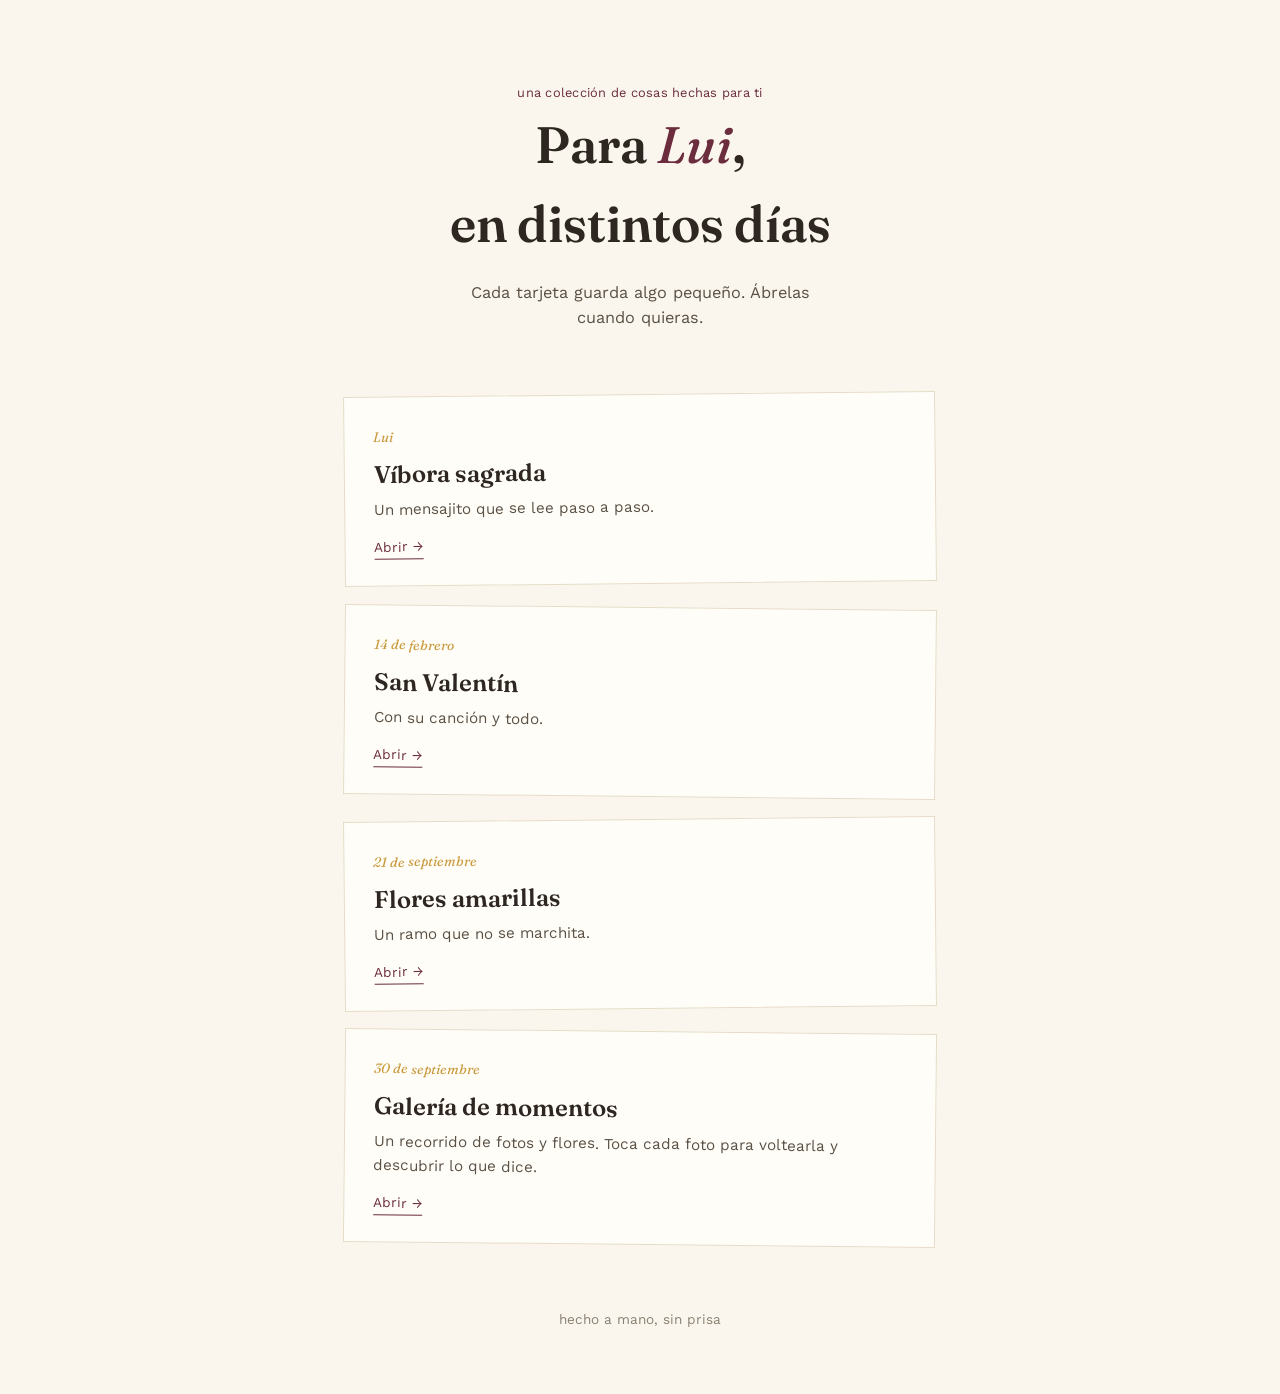
<file: index.html>
<!DOCTYPE html>
<html lang="es">
<head>
<meta charset="UTF-8">
<meta name="viewport" content="width=device-width, initial-scale=1.0">
<title>Para Lui</title>
<link rel="preconnect" href="https://fonts.googleapis.com">
<link rel="preconnect" href="https://fonts.gstatic.com" crossorigin>
<link href="https://fonts.googleapis.com/css2?family=Fraunces:ital,opsz,wght@0,9..144,400;0,9..144,600;1,9..144,500&family=Work+Sans:wght@400;500&display=swap" rel="stylesheet">
<style>
  :root{
    --cream:#faf6ee;
    --ink:#2e2620;
    --wine:#6b2c3e;
    --gold:#c99a3c;
    --paper:#fffdf8;
    --line:#e6dcc8;
  }
  *{box-sizing:border-box;}
  body{
    margin:0;
    background:var(--cream);
    color:var(--ink);
    font-family:'Work Sans',sans-serif;
    line-height:1.55;
  }
  .wrap{
    max-width:640px;
    margin:0 auto;
    padding:5rem 1.5rem 4rem;
  }
  header{
    text-align:center;
    margin-bottom:4rem;
  }
  .kicker{
    font-family:'Work Sans',sans-serif;
    font-size:.8rem;
    letter-spacing:.02em;
    color:var(--wine);
    margin-bottom:.6rem;
  }
  h1{
    font-family:'Fraunces',serif;
    font-weight:600;
    font-size:clamp(2.2rem,6vw,3.2rem);
    margin:0 0 1rem;
    color:var(--ink);
  }
  h1 em{
    font-style:italic;
    font-weight:500;
    color:var(--wine);
  }
  header p{
    max-width:34ch;
    margin:0 auto;
    color:#5a5044;
    font-size:1.02rem;
  }
  .stack{
    display:flex;
    flex-direction:column;
    gap:1.4rem;
  }
  .card{
    display:block;
    text-decoration:none;
    color:inherit;
    background:var(--paper);
    border:1px solid var(--line);
    padding:1.8rem 1.8rem 1.6rem;
    position:relative;
    transition:transform .25s ease, box-shadow .25s ease;
  }
  .card:nth-child(odd){transform:rotate(-0.6deg);}
  .card:nth-child(even){transform:rotate(0.6deg);}
  .card:hover{
    transform:rotate(0deg) translateY(-3px);
    box-shadow:0 10px 24px rgba(46,38,32,.08);
  }
  .card .date{
    font-family:'Fraunces',serif;
    font-style:italic;
    font-size:.85rem;
    color:var(--gold);
    display:block;
    margin-bottom:.5rem;
  }
  .card h2{
    font-family:'Fraunces',serif;
    font-weight:600;
    font-size:1.5rem;
    margin:0 0 .4rem;
  }
  .card p{
    margin:0;
    font-size:.95rem;
    color:#5a5044;
  }
  .card .go{
    display:inline-block;
    margin-top:.9rem;
    font-size:.85rem;
    color:var(--wine);
    border-bottom:1px solid var(--wine);
    padding-bottom:1px;
  }
  .card.soon{
    opacity:.55;
    border-style:dashed;
  }
  .card.soon .go{
    color:#8a8072;
    border-color:#8a8072;
  }
  footer{
    text-align:center;
    margin-top:4rem;
    font-size:.85rem;
    color:#8a8072;
  }
  @media (prefers-reduced-motion: reduce){
    .card{transition:none;}
  }
</style>
</head>
<body>
<div class="wrap">

  <header>
    <span class="kicker">una colección de cosas hechas para ti</span>
    <h1>Para <em>Lui</em>, <br>en distintos días</h1>
    <p>Cada tarjeta guarda algo pequeño. Ábrelas cuando quieras.</p>
  </header>

  <div class="stack">

    <a class="card" href="paso_paso/">
      <span class="date">Lui</span>
      <h2>Víbora sagrada</h2>
      <p>Un mensajito que se lee paso a paso.</p>
      <span class="go">Abrir →</span>
    </a>

    <a class="card" href="valentin/">
      <span class="date">14 de febrero</span>
      <h2>San Valentín</h2>
      <p>Con su canción y todo.</p>
      <span class="go">Abrir →</span>
    </a>

    <a class="card" href="flores/">
      <span class="date">21 de septiembre</span>
      <h2>Flores amarillas</h2>
      <p>Un ramo que no se marchita.</p>
      <span class="go">Abrir →</span>
    </a>

   <a class="card" href="30/">
    <span class="date">30 de septiembre</span>
    <h2>Galería de momentos</h2>
    <p>Un recorrido de fotos y flores. Toca cada foto para voltearla y descubrir lo que dice.</p>
    <span class="go">Abrir →</span>
  </a>

  </div>

  <footer>hecho a mano, sin prisa</footer>

</div>
</body>
</html>
</file>
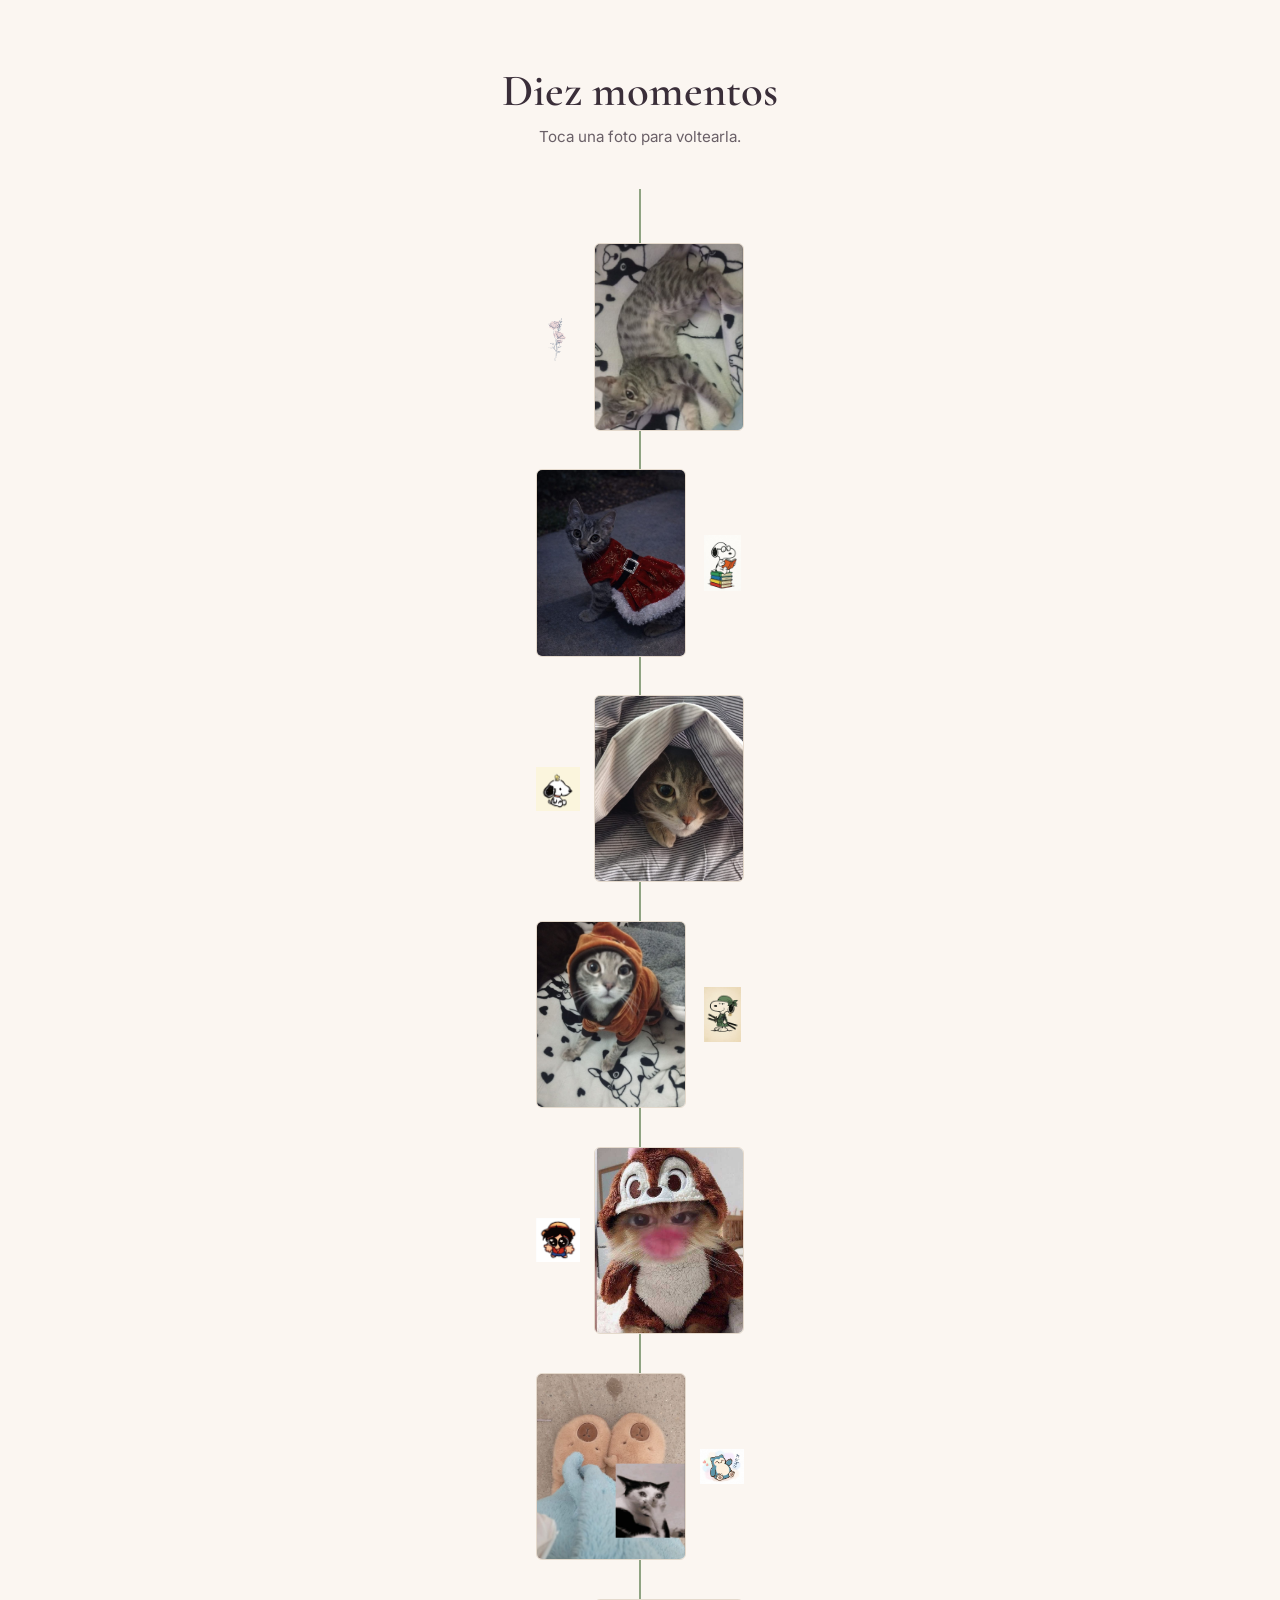
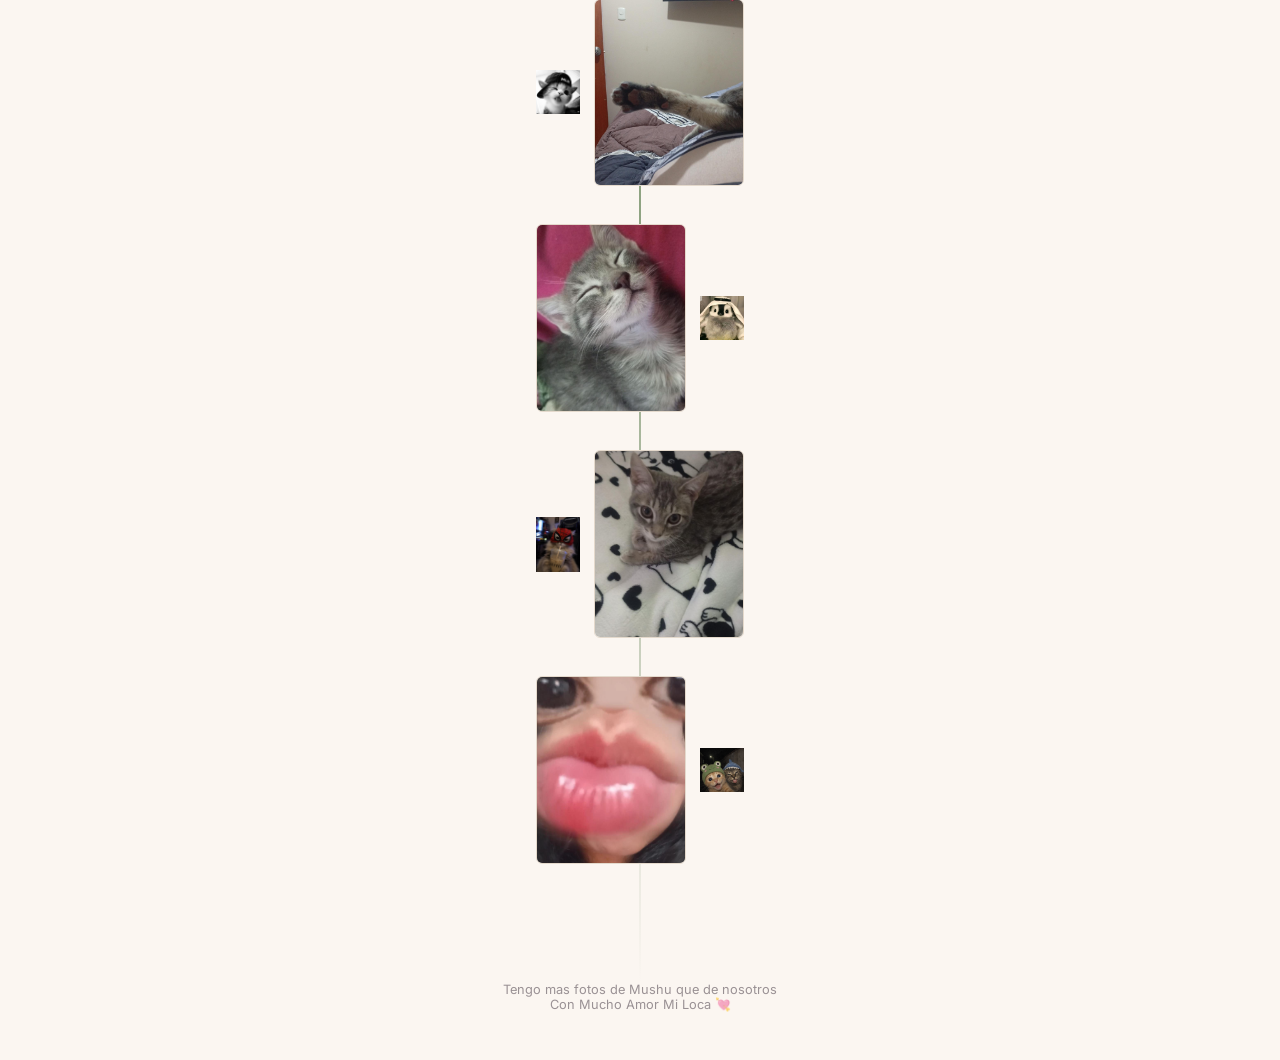
<file: 30/index.html>
<!DOCTYPE html>
<html lang="es">
<head>
<meta charset="UTF-8">
<meta name="viewport" content="width=device-width, initial-scale=1, viewport-fit=cover">
<title>Galería</title>
<link href="https://fonts.googleapis.com/css2?family=Cormorant+Garamond:ital,wght@0,500;0,600;1,500&family=Inter:wght@400;500&display=swap" rel="stylesheet">
<style>
  :root{
    --bg:#FBF6F1; --ink:#3A2E39; --vine:#8FA382; --petal:#D9A6AE;
    --center:#E7B84B; --card:#FFFDF9; --card-border:#E4D9CC; --back:#F1E7DD;
    box-sizing:border-box;
    padding-top:env(safe-area-inset-top,0px);
    padding-bottom:env(safe-area-inset-bottom,0px);
  }
  @media (prefers-color-scheme: dark){
    :root:not([data-theme="light"]){
      --bg:#221E23; --ink:#F1E8E2; --vine:#6E8863; --petal:#C08A93;
      --center:#D9A93F; --card:#2C262B; --card-border:#443B41; --back:#352E33;
    }
  }
  :root[data-theme="dark"]{
    --bg:#221E23; --ink:#F1E8E2; --vine:#6E8863; --petal:#C08A93;
    --center:#D9A93F; --card:#2C262B; --card-border:#443B41; --back:#352E33;
  }
  *{box-sizing:inherit}
  html{scroll-padding-top:env(safe-area-inset-top,0px)}
  html,body{margin:0}
  body{
    background:var(--bg); color:var(--ink);
    font-family:'Inter',sans-serif;
    overflow-x:hidden;
  }
  header{
    max-width:520px; margin:0 auto; padding:4rem 1.5rem 2.5rem; text-align:center;
  }
  header h1{
    font-family:'Cormorant Garamond',serif; font-weight:600;
    font-size:clamp(2rem,7vw,2.8rem); margin:0 0 .5rem;
  }
  header p{ margin:0; opacity:.75; font-size:.95rem; line-height:1.5; }

  .timeline{ position:relative; max-width:520px; margin:0 auto; padding:1rem 1rem 5rem; }
  .timeline::before{
    content:''; position:absolute; left:50%; top:0; bottom:0; width:2px;
    background:linear-gradient(var(--vine), var(--vine) 70%, transparent);
    transform:translateX(-50%);
  }
  .entry{
    position:relative; display:flex; align-items:center; justify-content:center;
    gap:.9rem; margin:2.4rem 0;
  }
  .entry:nth-child(even){ flex-direction:row-reverse; }

  .flower{ width:44px; height:55.4px; flex:none; position:relative; z-index:1; }
  .flower svg{ width:100%; height:100%; display:block; }
  .flower.sticker-slot{
    box-sizing:border-box; border:1.5px dashed var(--card-border); border-radius:6px;
    display:flex; align-items:center; justify-content:center; text-align:center;
    font-size:.52rem; line-height:1.15; opacity:.6; padding:.2rem;
    font-family:'Cormorant Garamond',serif; font-style:italic; white-space:pre-line;
  }

  .photo-card{
    width:150px; aspect-ratio:4/5; perspective:800px; cursor:pointer; flex:none;
  }
  .photo-inner{
    position:relative; width:100%; height:100%; transition:transform .6s;
    transform-style:preserve-3d;
  }
  .photo-card.flipped .photo-inner{ transform:rotateY(180deg); }
  .face{
    position:absolute; inset:0; backface-visibility:hidden;
    border-radius:6px; border:1px solid var(--card-border);
    display:flex; align-items:center; justify-content:center;
    padding:.8rem; text-align:center;
  }
  .front{
    background:var(--card);
    font-size:.8rem; flex-direction:column; gap:.4rem;
  }
  .front span.n{ font-family:'Cormorant Garamond',serif; font-size:1.6rem; opacity:.8; }
  .front{ overflow:hidden; }
  .front img{ position:absolute; inset:0; width:100%; height:100%; object-fit:cover; }
  .flower img{ width:100%; height:100%; object-fit:contain; display:block; }
  .back{
    background:var(--back); transform:rotateY(180deg);
    font-family:'Cormorant Garamond',serif; font-style:italic; font-size:1rem;
    line-height:1.4;
  }
  .photo-card:focus-visible{ outline:2px solid var(--center); outline-offset:3px; }

  footer{ text-align:center; padding-bottom:3rem; opacity:.5; font-size:.8rem; }

  @media (prefers-reduced-motion: reduce){
    .photo-inner{ transition:none; }
  }
</style>
</head>
<body>

<header>
  <h1>Diez momentos</h1>
  <p>Toca una foto para voltearla.</p>
</header>

<div class="timeline" id="timeline"></div>

<template id="flowerTpl">
<svg xmlns="http://www.w3.org/2000/svg" viewBox="0 0 397.332 500">
  <defs>
    <mask id="mask1">
      <path id="mask1" d="M169.913,113.225c.545-.5.584-.5.952.082,1.246,1.431,2.4-3.082,4.068-1.545,1.2.44,2.7-.725,4.318-1.038,1.054,1.215,1.917.8,2.181-.872a143.905,143.905,0,0,1,22.468.275c1.466,2.353,3.923-.433,5.382,1.04a16.925,16.925,0,0,1,2.808,13.059c-1.674,2.39-.711,4.146-3.028,5.4,1.965,2.086-.556,2.463-1.816,3.279-2.205.336-5.629,2.373-2.841,5.387,2.281-.4,4.046-1.919,5.331.959,2.426.237,7.911,2.826,6.688,5.107,3.1-.909,2.753.71,5.329,2.428-2.5,2.208-5.736,2.61-8.235,4.892-.659.306-1.828-2.45-2.413-1.345.829,6.2,7.955,3.868,7.593,10.172.406,3.487-4.639,2.383-6.319,4.266-2,2.585-.944,6.335-4.189,7.925-.809.53-1.016-.042-1.5-.67-.669,2.622-1.883.42-2.9-.393-5.984,4.579-12.5,8.925-20.273,4.487-3.3-.833-5.911,2.285-7.789,2.351,1.129-1.989-8.222,3.713-9.93,3.567-7.308,3.006-15.243,1.955-22.491.358-3.1-.076-1.067-5.7-3.83-5.333,3.977-3.516-3.327-4.478-5.294-4.544-2.555-.861-4.185-.2-6.662-2.268.488-1.237,1.521-1.432.018-2.231-1.369,5.142-3.352-2.75-5.775.214-1.222.909-.285-2.447-1.771-.853-.088-1.636,1.244-2.246-.461-3.159,1.317-.626-.1-1.99.937-3.092.486-1.131-.789-.158-1.163-1.548-1.815,2.689.6-3.172,1.257-.256,1.321.453.012-1.129,1.163-1.272.913-.808,1.72-1.8,2.682-2.528,2.445-2.9-5.811-1.43-5.028-5.25-.627-2.654-1.378-1.633.2-4.894-1.889-6.415,4.891-4.242,6.036-12.3,1.1-2.211,2.119-1.587,3.641-.48-.087-1.926,1.7.573,2.542-.377a5.475,5.475,0,0,0,.485-4.17c.862-2.53,1.393-.821,1.342-4.184,1.535-.8,2.462-2.258,1.18-4.176,2-.7,3.136-.9,3.17-3.191a6.026,6.026,0,0,0,4.428-2.013c1.025-.567,2.6,1.24,2.88-.754,3.38-1.825,8.483-.779,12.5-.581a17.933,17.933,0,0,0,5.333-.068c1.187.218,1.332,3.08,2.924,1.942,1.521.535,5.235-3.832,3.03,0C169.933,114.953,170.392,114.251,169.913,113.225Zm35.559,59.642c.73-.157.812-1.226.559-1.781C205.605,171.249,205.739,172.087,205.472,172.867ZM214,150.6c-.269-.307-.458-.407-.618-.022C213.377,151.141,213.8,150.973,214,150.6Zm-91.5,8.062c-.063.17-.094.369.084.343C122.7,158.822,122.736,158.716,122.5,158.663Zm3.309-7.559c-.2-.192-.339-.1-.438.148C125.565,151.4,125.722,151.4,125.81,151.1Zm.47,3.3c.081.045.184.136.187-.016C126.385,154.336,126.294,154.247,126.28,154.407Zm2.57,13.031c-.081-.045-.184-.134-.189.017C128.744,167.509,128.834,167.6,128.85,167.438Zm-1.575-15.386c.071-.021.082-.052.036-.131C127.239,151.942,127.229,151.974,127.275,152.052Zm34.93-38.448c-.051-.043-.1-.026-.089.049C162.157,113.709,162.2,113.679,162.205,113.6Zm-38.442,43.537c-.006.091,0,.1.059.052Zm1.219-.773c-.045.08-.021.07.041.066Zm86.962,7.622c-.015-.088-.063-.123-.107-.054C211.834,164.022,211.89,164.041,211.944,163.99Zm-89.773-13.352c.006-.092,0-.1-.06-.052Zm-.025,12.791c-.058.056-.071.069.009.1Z" fill="#fff"/>
    </mask>
    <mask id="mask2">
      <path d="M231.058,286.284c6.023,4.626.479-1.809-2.807-3.522-1.581-1.19-5.3-2.335-5.984-3.169,1.4.323,4.246.709,5.7,2.018,5.669.6,10.955,8.717,7.635,13.731-1.2,1.414-12.7,1.146-5.217,2.153.985,3.056,3.633-.447,4.829.189-.066,1.651-4.56,1.618-2.352,2.68-.485.046.147-.046.258.226-1.265.959-2.587,1.473.1,2.719,1.35.567.774,1.812-.506,1.277,1.056,2.062.812,4.116,3.325,4.4-6.906,3.334-15.526-2.795-22.314-2.127-1.581-3.63-23.153-1.579-19.484-4.637.224-1.508-1.3-.217-2.111-.576-1-1.247,1.267-1.169,2.142-.939-5.611-2.222,1.3-3.027-5.93-5.065-2.119-1.745,2.033-6.618,3.4-3.118-.195-.756.964-2.6-.684-2.518-.553-.378-.892-1.045-.073-1.465.1-.557-.8-1.7.171-1.846,2.933-.39,2.44-2.348,5.263-1.871-.472-.775-2.927-1.271-1.875-2.773.29-1.172-2.871-1.51.22-2.036-6.666.284-11.212-6.91-4.557-5.782.428.541,1.353.181,1.915.627l-.01-.014c.729.546,1.951.343,2.818.546.074.774.483.772,1.035.5,3.558,1.81,9.3.793,11.712,4.82-.08.251-.294.229-.518.22-1.157.264.732.518-.079,1.268.147.991,1.606-.727,2.326-.142.9-.524,3.2-.315,3.731.338.206-.805,1.206.551,1.695-.416.915,2.605,1.188-1.188,1.743,1.391.209-1.048,3.109.586,4.262.176,3.307-.06,6.7,1.192,9.608,2.5.2.368.38-.032.623.237C230.69,286.8,231.563,286.809,231.058,286.284Zm-35.222-3.5c.349.454-.3-.429-.769-.256C194.342,282.8,195.507,282.824,195.836,282.784Zm-5.594-.4.1-.021C189.527,281.855,189.746,283.256,190.242,282.379Zm3.617.565c.532-.9-.458-1.524-1.149-.725Zm32.311,2.169c-.6-.61-.814-.667-1.833-.5A2.886,2.886,0,0,0,226.17,285.113ZM184.033,291.1c.372-.176.419-.517-.067-.579C183.542,290.576,183.9,290.858,184.033,291.1Zm18.93-12.125c-.23.135-.305.274-.05.4C203.286,279.44,203.225,279.112,202.963,278.979Zm19.783,5.336c.222.015.543.227.531-.057C223.04,284.185,222.911,284.02,222.746,284.315ZM185.88,271.33c.093.141.163.127.276.019C186.057,271.223,185.961,271.152,185.88,271.33Zm3.427,10.438c-.135.157-.381.2-.2.381C189.288,282.03,189.39,282.032,189.307,281.768Zm12.032-2.4c-.025.147.064.164.19.1C201.584,279.337,201.461,279.331,201.339,279.368Zm-10.572,3.518c.1.05.112,0,.114-.085C190.8,282.794,190.755,282.8,190.767,282.886Zm31.686-5.95c.027-.065.093-.165-.018-.18C222.293,276.827,222.326,276.882,222.453,276.936ZM227,285.448c-.139.046-.016.1.07.137C227.223,285.556,227.072,285.493,227,285.448Zm-21.092-6.736c.037.057.069.061.12.017C205.993,278.673,205.961,278.669,205.91,278.712ZM194.3,283.534l.07-.007C194.336,283.49,194.322,283.479,194.3,283.534Zm5.861-4.921c0,.074.044.112.107.066C200.293,278.609,200.235,278.583,200.164,278.613Zm-3.338,4.374c-.07-.025-.1-.026-.1.056C196.792,283.067,196.825,283.069,196.826,282.987Z" fill="#fff"/>
      <path data-name="mask2" d="M237.786,269.033a6.762,6.762,0,0,1,.3,2.094.927.927,0,0,0,.305.636,5.321,5.321,0,0,0,1.074.838,9.272,9.272,0,0,1,2.529,1.974,3.577,3.577,0,0,0,.9.536c0,.006.092.06.108.131a1.4,1.4,0,0,0,1.016,1.115c.884.3,1.114.931.849,1.895-.01.035-.055.061-.084.092s-.069.056-.107.061c-.35.049-.725-.121-1.031.256a1.254,1.254,0,0,0-.164,1.073,16.412,16.412,0,0,1-.405,4.231,1.455,1.455,0,0,1-.459.724,5.93,5.93,0,0,1-.817.587.71.71,0,0,0-.117.215c-.13.987-.214,1.062-1.132,1.061-.541,0-1.083,0-1.622.045a1.67,1.67,0,0,1-1.673-.576,3.08,3.08,0,0,0-.552-.466l.435-.529c-.417-.529-.824-1.046-1.279-1.622a2.621,2.621,0,0,1,.3-.609c.46-.543.954-1.057,1.431-1.586a3.69,3.69,0,0,0,.565-.673,5.514,5.514,0,0,1,1.923-1.934.876.876,0,0,0-.081-1.588,1.994,1.994,0,0,0-1.651-.335,6.025,6.025,0,0,1-.993.108c-.292-.424.264-.542.324-.881-.066-.065-.137-.2-.233-.22a3.838,3.838,0,0,1-1.819-.737c-.095-.081-.24-.123-.3-.221-.556-.929-1.551-.989-2.429-1.283a4.267,4.267,0,0,0-1.867,2.061c.5.364,1.024.7,1.04,1.489-.973-.1-1.446-.947-2.255-1.229a11.749,11.749,0,0,1-2.257-1.424c.557,1.2.557,1.2.524,1.783h.017a.933.933,0,0,0-1.1.134c-.295-.2-.48-.577-.912-.457.578-.661.095-1.282.043-1.96l-1.062.515c.243.406.776.6.651,1.143a.374.374,0,0,0-.083-.05.246.246,0,0,0-.077,0l.16.034.4.317-.6.525a1.332,1.332,0,0,0,.939.769c.766.145.943.676,1.02,1.4l-.77.123c0-.12,0-.241-.014-.361-.015-.187.044-.413-.22-.482a.127.127,0,0,0-.1.037.461.461,0,0,0,.026.645c.069.08.211.1.319.142l.041.809c-.483.171-.4-.251-.638-.445-.656-.021-1.4-.069-2.137-.061a3.165,3.165,0,0,1-1.175-.289c0-.258,0-.463,0-.678-.455-.459-.928-.082-1.44,0a4.886,4.886,0,0,0-2.99-1.17l-.328-1.072c-.2-.094-.429-.19-.647-.3s-.422-.237-.626-.354a2.969,2.969,0,0,0-.362.193c-.681.51-.909.5-1.477-.062a1.8,1.8,0,0,1-.669-1.277l-1.592-.956c-.114.181-.24.383-.367.584-.472-.183-.731.337-1.137.356-.114,0-.3-.037-.335-.112-.219-.486-.9-.556-1-1.145-.018-.1-.163-.18-.249-.269-.021-.07-.038-.141-.064-.208a.339.339,0,0,0-.065-.084c0,.046-.026.105-.006.135a.956.956,0,0,0,.152.153c-.158.026-.339.113-.47.065a4,4,0,0,1-.633-.379.378.378,0,0,0-.551.068.769.769,0,0,0-.145.562,6.356,6.356,0,0,0,.517.938c-.154.291-.521.322-.542.687a.5.5,0,0,1-.483.492c-.3.011-.376-.217-.479-.466a4.875,4.875,0,0,0-.569-.933c-.056-.078-.212-.084-.375-.142-.085.248-.16.468-.255.747l-.765-.629c.067-.145.234-.338.2-.488a.726.726,0,0,0-.393-.416,1.934,1.934,0,0,0-.608-.07h.02c-.473-.258-.943-.522-1.42-.772-.456-.239-.85-.487-.833-1.116.008-.273-.292-.382-.568-.273-.257.1-.507.224-.788.349l.548.825c-.318-.082-.512-.074-.611-.167a15.829,15.829,0,0,1-1.391-1.411,13.836,13.836,0,0,1-1.039-1.54.717.717,0,0,1,.12-.82l.6.492a2.33,2.33,0,0,0,.178.7c.26.407.583.773.884,1.16a1.426,1.426,0,0,0,.672-.695,7.3,7.3,0,0,1-.907-.45,9.773,9.773,0,0,1-.843-.71.582.582,0,0,0-.583-.481c-.209-.131-.427-.249-.625-.4-.152-.113-.017-.635-.421-.362-.29.2.035.422.1.641.159.507.267,1.032.412,1.613-.186.055-.363.17-.476.127-.3-.116-.72-.232-.827-.471a2.33,2.33,0,0,0-1.575-1.3,1.3,1.3,0,0,1-.435-.239c-.659-.558-1.285-1.159-1.97-1.683a4.921,4.921,0,0,0-2.011-1.177,1.616,1.616,0,0,1-.609-.373c-.26-.2-.485-.453-.752-.645a.814.814,0,0,0-.47-.122.409.409,0,0,0-.291.194.523.523,0,0,0,.015.345.38.38,0,0,0,.168.176c1.515.94,2.795,2.212,4.353,3.094a1.634,1.634,0,0,1,.653.554,1.719,1.719,0,0,0,1.464.9c.244.316.393.663.655.813.437.25.432.668.549,1.071a3.736,3.736,0,0,1,.947.194,2.491,2.491,0,0,1,.751.643.714.714,0,0,1,.152.551c-.037.16-.248.281-.4.435-.443-.417-.826-.787-1.221-1.145a5.9,5.9,0,0,0-.765-.633,22.745,22.745,0,0,1-2.112-1.31,18.993,18.993,0,0,0-1.962-1.511,23.5,23.5,0,0,1-2.166-1.671,2.048,2.048,0,0,0-1.2-.609.975.975,0,0,1-.775-.548,2.943,2.943,0,0,0-.686-.705c-.526-.4-1.08-.755-1.623-1.129a1.689,1.689,0,0,1-.2-.137c-2.123-1.987-1.888-1.993-4.366-3.333a4.429,4.429,0,0,1-1.54-1.235,4.286,4.286,0,0,0-.83-.722c-.128-.1-.286-.166-.425-.258-.97-.639-.98-.655-1.363-1.851a2.069,2.069,0,0,0-1.566-.577.768.768,0,0,1-.919-.647,2.185,2.185,0,0,0-1.433-1.6,1.713,1.713,0,0,1-.666-.523,3.465,3.465,0,0,0-.886-.846,2.2,2.2,0,0,1-.723-.828,3.571,3.571,0,0,0-1.809-1.652,6.331,6.331,0,0,1-1.924-1.5,41.246,41.246,0,0,0-4.5-3.9,3.346,3.346,0,0,0-.541-.306,7.046,7.046,0,0,1-1.886-1.41,4.425,4.425,0,0,0-1.257-1,1.776,1.776,0,0,1-.733-.653,25.7,25.7,0,0,0-2.994-3.327c-.581-.649-1.2-1.264-1.788-1.906-.47-.515-.487-.738-.1-1.321a4.05,4.05,0,0,1,.693-.888,3.6,3.6,0,0,0,1.215-2.517,17.18,17.18,0,0,1,.667-2.5l.768-.3a1.583,1.583,0,0,0-.133-1.195c.265-.4.546-.806.817-1.222.339-.52.909-.543,1.5-.7,0-.439,0-.887.008-1.4a2.125,2.125,0,0,0,.931-2.138.925.925,0,0,1,.837-1.062,8.686,8.686,0,0,1,1.016-.065l1.932-1.831,1.764-.091c1.109,1.225,1.223,1.255,3.008.8-.326-.391-.513-.881-1.113-.908-.035-.273-.06-.548-.109-.82-.036-.2-.123-.4-.149-.6-.058-.46.205-.752.651-.69.74.1,1.473.259,2.212.367.61.089,1.225.142,1.965.225.065.177.159.486.288.78.309.707.787.784,1.343.253.3-.288.635-.543.952-.815.126-.109.33-.212.355-.342.218-1.171,1.411-1.6,1.931-2.648a5.371,5.371,0,0,0-.4-.664q-1.038-1.319-2.107-2.612c-.5-.606-1.038-1.185-1.554-1.78-.3-.345-.6-.687-.873-1.055a.848.848,0,0,1-.2-.559,1.673,1.673,0,0,0-.348-1.167c-.541-.932-1.088-1.86-1.631-2.791a1.379,1.379,0,0,1-.17-.333,6.266,6.266,0,0,0-1.208-2.147,11.1,11.1,0,0,0-2.148-2.228,8.2,8.2,0,0,1-.736-.672c-.557-.557-1.1-1.127-1.659-1.684a2.135,2.135,0,0,1-.737-1.294,2.931,2.931,0,0,1,2.122.483c.312.206.59.463.905.661a1.5,1.5,0,0,0,1.51.285c.293-.123.711.06,1.132.111a1.65,1.65,0,0,0,.07-1.647,3.859,3.859,0,0,1-.155-2.805,2.289,2.289,0,0,1,.251-.389c.167.133.378.219.444.37a5.942,5.942,0,0,1,.384,1.185,2.362,2.362,0,0,0,.68,1.3,2.574,2.574,0,0,1,.91,1.976,2.006,2.006,0,0,0,.681,1.434c.852.848,1.711,1.688,2.567,2.532a.977.977,0,0,0,1.343.22c.44-.286.879-.111,1.331-.04,1.315.207,2.635.384,3.954.558a1.816,1.816,0,0,0,.518-.111,8.272,8.272,0,0,0-1.5-2.047c-1.82-2.161-3.524-4.41-5.17-6.705-.459-.641-.924-1.279-1.331-1.953a2.667,2.667,0,0,1-.049-2.855c.207-.366.4-.744.622-1.1a.654.654,0,0,1,.863-.314,4.431,4.431,0,0,1,1.071.61c.714.569,1.4,1.172,2.082,1.781,1.207,1.079,2.411,2.162,3.6,3.264,1.611,1.5,3.2,3.017,4.808,4.515.638.593,1.313,1.147,1.964,1.727,1.209,1.077,2.462,2.11,3.6,3.255a7.768,7.768,0,0,0,4.9,2.185,22.355,22.355,0,0,1,4.546.79,1.4,1.4,0,0,0,.616.07,1.439,1.439,0,0,1,1.059.28,3.8,3.8,0,0,0,1.508.546,3.9,3.9,0,0,1,1.6.651,5.454,5.454,0,0,0,3.4.984,17.45,17.45,0,0,1,5.331.413c1.948.574,4,.768,5.882,1.6a15.735,15.735,0,0,1,2.307,1.223,13.228,13.228,0,0,1,5.019,5.407c.174.375.439.706.649,1.064a2.1,2.1,0,0,0,.9.821,4.05,4.05,0,0,1,1.487,1.106,1.152,1.152,0,0,0,.987.443c.668,0,1.339.038,2-.02a26.435,26.435,0,0,1,5.117.259c.166.017.329.055.494.074.743.087,1.59-.014,2.166.475.647.549,1.465.288,2.1.65a9.665,9.665,0,0,1,3.628,2.964,2.7,2.7,0,0,1,.408.765c.117.48.087,1.005.677,1.23.107.041.171.28.192.436a6.006,6.006,0,0,1-.338,3.328c-.486,1.111-.872,2.267-1.293,3.406a1.614,1.614,0,0,0,.125,1.448c.281.46.6.9.919,1.332q.858,1.146,1.743,2.268a3.266,3.266,0,0,0,2.142,1.573.993.993,0,0,1,.816.692c.275.7.519,1.407.8,2.1a4.373,4.373,0,0,0,.466.862c.351.5.736.976,1.137,1.5l.569-.165a5.743,5.743,0,0,0,1.535,2.31l.422-.408a2,2,0,0,1,1.155,1.236,3.139,3.139,0,0,0,1.113,1.455c1.549,1.25,3.082,2.52,4.62,3.784a4.722,4.722,0,0,1,1.611,1.862,1.072,1.072,0,0,0,.3.4,10.267,10.267,0,0,0,3.025,2.152,11.753,11.753,0,0,1,1.35.7,9.62,9.62,0,0,0,.387,1.14,7.073,7.073,0,0,0,.631.9,2.533,2.533,0,0,1-.7.1c-.445-.091-.874-.265-1.321-.342a.76.76,0,0,0-.551.194.517.517,0,0,0-.034.69,2.593,2.593,0,0,0,.248.279c.581.689.6.7.147,1.5a3.324,3.324,0,0,0-.338,1.2.625.625,0,0,1-.658.629c-.373.04-.751.035-1.126.056a1.376,1.376,0,0,0-1.293.626.834.834,0,0,1-.272.259.83.83,0,0,0-.275,1.2,3.086,3.086,0,0,1,.149.542,4.553,4.553,0,0,0-2.43,1.652c.182.247.633-.024.657.5l-.908.384c.285.293.521.56.782.8s.561.468.833.692c-.561.867-1.339,1.076-2.022.591-.167-.119-.282-.318-.458-.416a.843.843,0,0,0-.576-.139,4.338,4.338,0,0,1-2.533.007c-.311.3-.138.526.007.711a1.025,1.025,0,0,1,.275,1.025,1.055,1.055,0,0,0,.139.7,2.035,2.035,0,0,1,.254,1.68,1.042,1.042,0,0,0,.107.843c.141.282.254.579.4.925a3.175,3.175,0,0,1-2.043-1.05,1.422,1.422,0,0,1-1.763-.693l-1.146.092c.285.261.459.414.625.575a.638.638,0,0,1,.149.694c-.088.28-.314.35-.584.386a3.634,3.634,0,0,1-2.287-.462c-.944-.52-1.867-1.08-2.814-1.6a4.772,4.772,0,0,0-1.962-.755,1.8,1.8,0,0,1-.792-.328,6.678,6.678,0,0,0-1.348-.623,6.319,6.319,0,0,1-1.488-.829c-.158-.113-.206-.439-.221-.675a.946.946,0,0,0-.461-.829,1.234,1.234,0,0,1-.392-.3c-.459-.664-1-.675-1.743-.42a2.063,2.063,0,0,1-1.979-.127c-.734-.524-.762-.482-1.466.146-.156.14-.324.268-.486.4-.073.021-.148.036-.219.063a.382.382,0,0,0-.087.071c.049,0,.111.032.143.011A.99.99,0,0,0,237.786,269.033Zm4.6,9.715c.359-.083.76-.106.849-.65a3.668,3.668,0,0,0-1.084-.837,6.533,6.533,0,0,1-.112.7,5.845,5.845,0,0,1-.253.616l.62.174ZM178.8,194.737a5.356,5.356,0,0,0,.319.621c.726.959,1.425,1.94,2.2,2.857a26.525,26.525,0,0,0,1.922,1.946,2.547,2.547,0,0,0,1.5.551.474.474,0,0,0,.579-.263,7.227,7.227,0,0,0-.676-.813q-2.632-2.378-5.291-4.726C179.271,194.839,179.129,194.837,178.8,194.737Zm26.99,76.286c-.351-.151-.569-.262-.8-.338-.25-.082-.233-.555-.617-.449-.191.481.095.745.386.967S205.374,271.348,205.789,271.023Zm17.33,1a.7.7,0,0,0-.163.836.331.331,0,0,0,.651-.075,1.773,1.773,0,0,0-.189-.683C223.389,272.035,223.211,272.042,223.119,272.021Zm-35.927-10.029a.367.367,0,0,0-.576-.009.334.334,0,0,0,.018.32.33.33,0,0,0,.53,0A.772.772,0,0,0,187.192,261.992Zm13.774,5.979-.081.185a1.218,1.218,0,0,0,.265.21c.128.054.293.163.413-.139ZM170.9,218.978c.155.31.4.187.633.131a.134.134,0,0,0,.068-.094c0-.032-.016-.1-.038-.1C171.334,218.857,171.1,218.7,170.9,218.978Zm25.577,48.544-.321.024c.006.038.008.107.019.108.111.015.223.019.335.026Zm26.9,9.94-.2-.078c.007.072-.009.163.028.21s.131.057.2.083Zm-20.759-7.392a1.245,1.245,0,0,0-.028.18c0,.008.08.036.093.023a1.086,1.086,0,0,0,.117-.157Zm19.448,6.977.074.124.032-.087Zm3.311-3.641a.757.757,0,0,0,.1-.024c-.007-.067-.022-.132-.035-.2a.663.663,0,0,0-.1.026A1.643,1.643,0,0,0,225.375,273.406Zm3.205-2.548-.071.063.084.035Zm-7.676,5.457-.095-.007.04.09Zm-10.511-4.158c.028.009.061.032.081.024s.025-.05.037-.076c-.028-.009-.061-.031-.082-.023S210.4,272.131,210.393,272.157Zm-3.273-1.184-.094-.006.039.087Zm-4.528-3.215-.03-.089-.06.055Zm-7.17-1.016c.028-.016.074-.027.08-.048s-.025-.057-.039-.086c-.028.016-.075.027-.08.048S195.407,266.713,195.422,266.742Zm-31.969-71.785.079.019-.031-.076Z" fill="#fff"/>
    </mask>
  </defs>
  <path mask="url(#mask1)" pathLength="1" d="M86.346,128.409s142.229-13.231,136.332-9.342-135.206,25.156-130.7,30.72,149.905-6.405,142.527-1.265-99.714,29.6-113.237,36.8" fill="none" stroke="var(--petal)" stroke-opacity="0.35" stroke-miterlimit="10" stroke-width="34"/>
  <path mask="url(#mask2)" pathLength="1" d="M168.872,180.321s120.75,73.041,113.993,80.945S175.03,209.684,161.654,210.907s39.611,61.864,80.13,67.666,10.365,4.484,10.365,4.484-84.924-3.486-77.442.477,57.614,20.724,68.526,27.113" fill="none" stroke="var(--petal)" stroke-opacity="0.35" stroke-miterlimit="10" stroke-width="34"/>
  <g id="illustration">
    <g id="frond">
      <path d="M204.809,211.742A322.8,322.8,0,0,1,226.2,103.6c.229-.6-.737-.862-.964-.266a334.388,334.388,0,0,0-12.686,41.089,314.655,314.655,0,0,0-8.736,67.317A.5.5,0,0,0,204.809,211.742Z" fill="#465b78"/>
      <path d="M226,103.889a43.334,43.334,0,0,0,5.656-5.915l-.606-.078h0a2.516,2.516,0,0,1-.112-.541c-.34.549.522,1.049.863.5,7.949-17.34-7.307-13.638-6.868,5.536,1.371,2.866,1.65-10.166,3.144-11.458,4.873-10.271,6.789.65,2.861,5.417l.863.5a.523.523,0,0,0-.043-.671h0c-2.408.548-3.844,4.5-6.263,5.84-.5.387-.005,1.256.5.864Z" fill="#465b78"/>
      <path d="M219.845,122.409c4.1-2.1,16.758-5.082,16.649-10.138-6.335-3.954-11.931,6.357-17.05,9.075-.538.349-.037,1.215.5.864,3.573-1.74,12.3-13.437,15.7-8.92-.743,2.952-19.038,8.213-15.8,9.133Z" fill="#465b78"/>
      <path d="M219.5,122c-1.391-16.046-18.416-21.827-10.717-11.121,3.182,4.036,6.573,8.344,9.741,12.363.4.5,1.1-.207.707-.707-.184-1.143-14.553-16.063-10.755-16.184,5.953,2.065,9.189,9.7,10.029,15.649.067.634,1.068.641,1,0Z" fill="#465b78"/>
      <path d="M213.244,144.972c1.456-4.835,22.082-12.529,15.408-4.974-4.707,2.75-10.638,1.283-15.425,3.847-.571.3-.066,1.161.5.863,2.609-1.361,5.595-1.526,8.462-1.871,3.12-.388,10.229-1.4,8.532-5.95-2.881-4.892-22.072,7.433-17.489,8.085Z" fill="#465b78"/>
      <path d="M213.143,146.423c.18-5.2-9.173-23.051-14.193-13.946,1,4.51,7.09,7.471,9.945,10.962,1.16,1.086,3.072,2.546,2.724,4.361-.12.628.843.9.965.265-.42-5.741-7.727-8.615-11.043-12.886-2.993-2-1.1-5.569,2.152-3.84a23.229,23.229,0,0,1,8.454,15.081c.035.64,1.035.645,1,0Z" fill="#465b78"/>
      <path d="M208.892,167.178c3.339-8.323,23.367-6.883,21.257-15.133-4.129-4.381-11.014-.495-14.425,3.028-1.387.931-9.585,11.665-6.354,11.079a31.714,31.714,0,0,1,5.67-8.934c3.2-3.657,9.192-8.317,14.008-4.961,3.051,6.052-17.964,6.411-21.017,14.413-.353.539.512,1.041.863.5Z" fill="#465b78"/>
      <path d="M208.628,168.669c.4-7.568-8.351-22.742-16.413-22.705-4.412,4.573,5.464,9,8.036,12.134a31.279,31.279,0,0,1,7.335,11.255c3.139,1.289-3.394-8.571-4.385-9.516-1.723-3.7-13.76-9.052-10.438-12.995,8.211,2.541,14.611,13.295,14.867,21.826a.5.5,0,0,0,1,0Z" fill="#465b78"/>
      <path d="M206.717,185.78c4.09-6.943,12.467-8.262,18.853-12.148,3.41-2.6-.364-6.571-3.765-5.238-8,1.715-12.408,9.316-15.792,16.1-.294.571.568,1.078.864.5,3.068-5.951,6.64-12.767,13.382-15.144,3.489-2.087,8.585,1.031,3.546,3.715-6.41,3.147-14.058,5.151-17.95,11.7a.5.5,0,0,0,.864.5Z" fill="#465b78"/>
      <path d="M206.767,185.32c-1.385-9.009-7.767-19.724-16.843-22.387-3.43.238-2.254,4.256-.121,5.543,5.848,5.479,12.909,10.152,16.455,17.589.277.58,1.139.074.864-.5-2.029-7.7-19.79-17.494-18.157-21.276,5.314-1.026,9.23,5.93,12.231,9.551a23.815,23.815,0,0,1,4.568,11.493C205.818,185.978,206.82,185.971,206.767,185.32Z" fill="#465b78"/>
      <path d="M204.805,201.634c4.824-6.187,13.1-7,19.289-11.011,4.514-11.06-18.953-2-19.731,10.138-.141.627.823.9.964.266a18.675,18.675,0,0,1,12.528-13.717c1.922-.751,6.117-1.511,6.111,1.6-2.222,3.474-7.5,3.579-10.9,5.63-1.5.209-11.592,6.788-8.265,7.09Z" fill="#465b78"/>
      <path d="M205.072,200.612c.949-5.078-14.187-28.123-14.181-14.166,3.459,5.807,10.435,8.708,13.486,14.886.3.572,1.161.067.865-.5-2.817-6.649-11.648-9.34-13.653-16.1,2.139-4.976,7.73,4.318,9.058,6.485C202.179,192.143,204.2,203.75,205.072,200.612Z" fill="#465b78"/>
      <path d="M192.081,183.385c.809.629,1.583,1.3,2.338,1.994.1-.068-.28-3.073.294-2.255h0c-.022.058.047,2.47-.015,2.513q.918.86,1.783,1.776c0-3.313.617-2.006.258.292.534.578,1.07,1.156,1.549,1.782l.3-2.011c.655-.739-.119,2.283-.045,2.334.624.786,1.211,1.6,1.775,2.43.086-.107.093-2.031.42-1.881.278-.014-.212,2.119-.168,2.243a36.229,36.229,0,0,1,3.619,6.958c2.472-3.875,6.321-6.579,8.926-10.378.318.988-2.356,2.968-3.1,4.2a17.208,17.208,0,0,0,6.77-6.693c.616.7-2.152,3.288-2.892,4.268a7.819,7.819,0,0,0,5.91-5.066c.871.164-1.351,2.923-1.924,3.52a12.911,12.911,0,0,1,1.392-.465c-.013-.228.241-.159.375-.1,4.028-1.246,6.261-1.123.535.146.632.19,3.621,1.452,2.852,1.878a8.5,8.5,0,0,0-3.4-1.721c-.845.2-1.743.592-2.5.82a23.19,23.19,0,0,0-2.291.955c1.2,0,4.918.754,4.679,1.776-4.087-3.287-8.451-.071-11.509,2.709a7.48,7.48,0,0,0-.55.53c1.421-1.308,5.664-2.786,6.559-1.52-5.654-1.408-9.527,6.073-8.315,3.5-.542.528-.845,1.472-1.428,1.849.446,2.148-2.928-6.173-3.891-6.915-3.1.36-4.485-.14-.2-.289q-.865-1.292-1.827-2.512a9.463,9.463,0,0,0-3.563.555c-.439-.727,2.637-.848,3.343-.826-.522-.646-1.058-1.28-1.619-1.891a7.22,7.22,0,0,0-3.843.137c-.416-.786,2.8-.664,3.513-.483-1.159-1.869-3.236-2.064-5.06-2.351.739-.435,2.028.067,2.9.228C193.725,184.9,191.341,183.573,192.081,183.385Z" fill="#465b78"/>
      <path d="M189.171,163.879c.438.322.872.65,1.307.976.16-1.82.611-1.045.273.2q1.131.851,2.245,1.732c.084-.482-.523-2.552.127-2.143-.026.082.249,2.309.155,2.371q1.167.927,2.3,1.9c-.093-4.057.6-2.769.277.254.833.73,1.661,1.477,2.433,2.275.406-3.038.848-2.112.258.259.718.738,1.4,1.515,2.052,2.31-.163-2.672.436-1.4.313.385.411.514.793,1.049,1.173,1.585.14-2.449.6-1.318.267.36.038.054.081.1.119.16a.125.125,0,0,1,.08.121c1.381,2.238,3.076,4.958,3.263,7.5-1.044-2.318-1.847-5.168-3.508-7.337-.055-.106-3.306.6-2.477-.072l2.208-.2.01-.111a21.269,21.269,0,0,0-1.41-1.873c-.05-.12-3.66.347-2.806-.269l2.565-.029c-.625-.756-1.27-1.494-1.952-2.2-3.41.885-5.137.644-.253-.253-.779-.792-1.583-1.562-2.415-2.3-3.368,1.145-5.072.586-.216-.179-.791-.7-1.591-1.378-2.421-2.024,0,.032-3.23.3-3.248.313-.858-.537,2.888-.442,2.924-.57q-.963-.757-1.938-1.5c-.123-.04-2.509.539-2.484.255-.17-.317,2.062-.419,2.153-.505C190.26,164.911,188.522,164.141,189.171,163.879Z" fill="#465b78"/>
      <path d="M211.509,177.685c1.174-2.663,2.124-5.961,2.464-5.385a10.225,10.225,0,0,1-1.146,2.534,19.067,19.067,0,0,1,1.918-1.639c.8-2.772,1.954-4.181.418-.337a34.186,34.186,0,0,1,3-2.047c.755-3.45,1.656-4.513.373-.227.85-.5,1.728-.955,2.62-1.378-.424-.059,1.5-2.623,1.456-2.752.97-.43-1.266,2.453-1.18,2.548.022.014.041.033.063.047,6.365-2.628,7.844-2.428.283.214,3.481,2.741,2.795,2.9-.307.141a32.7,32.7,0,0,0-3.039,1.587v.011c3.728,2.624,2.7,2.672-.278.158a32.657,32.657,0,0,0-2.854,1.957c3.676,1.723,2.549,1.816-.255.206-.857.671-1.684,1.378-2.47,2.13,5.286-.24,4.028.331-.307.316-6.283,7.608-6.442,6.927-.324-.117A.153.153,0,0,1,211.509,177.685Z" fill="#465b78"/>
      <path d="M193.81,147.768c-2.219-.966.271-.008.323-.136,1.281.834,1.373,2.586,2.12,3.807.061-.326-.17-1.748.315-1.235h0a8.906,8.906,0,0,1-.06,1.449c.671.6,1.319,1.222,1.956,1.855.261-3.51.659-1.856.274.269l.052.051a.149.149,0,0,1,.173.173c.694.705,1.358,1.438,2.01,2.183.177-.523-.185-2.675.441-2.3l-.161,2.621.042.048a.143.143,0,0,1,.139.164c.65.734,1.261,1.492,1.838,2.29.628-3.377.939-2.365.245.323l.025.033a.127.127,0,0,1,.122.161c.531.723,1.036,1.463,1.53,2.211.733-3.878,1.093-2.479.209.324.41.631.8,1.274,1.182,1.921.83-2.563,1.033-1.445.2.323.345.595.666,1.2.986,1.812,1.313-2.347,1.288-1.218.166.3.575,1.6,2.818,4.814,2.24,5.833a50.409,50.409,0,0,0-3.569-7.649V161c-.108.166-.28,0-.41-.047-.225-.191-.811.053-.923-.251.191-.366.864-.063,1.172.059l.013-.038c-.389-.673-.776-1.357-1.212-2-1.866.047-2.559-.389-.212-.324-.521-.8-1.059-1.582-1.624-2.347-2.451.354-3.758-.121-.216-.284-.649-.865-1.32-1.712-2.021-2.536-.1-.108-4.052.113-3.95-.25-.15-.349,3.622.024,3.7-.057-.721-.828-1.453-1.645-2.235-2.414-.091-.083-3.6.083-3.463-.241-.109-.353,3.053.016,3.15-.067-.6-.593-1.212-1.175-1.839-1.74a6.152,6.152,0,0,0-2.491.292C193.366,148.826,193.339,148.769,193.81,147.768Z" fill="#465b78"/>
      <path d="M212.95,159.8c.678-.743,1.1-1.492,1.353-2.253.77-.67-.423,1.76-.4,1.818.746-.741,1.5-1.47,2.281-2.175h0c.1-.067.9-2.644,1.163-2.394.264.06-.666,1.807-.657,1.934a24.1,24.1,0,0,1,2.92-2.208c-.063-.633,1.167-3.458,1.569-2.62a4.394,4.394,0,0,0-1.2,2.286.111.111,0,0,1,.106.049,13.23,13.23,0,0,1,2-1.008c-.353-.609,2.486-4.024,2.578-3.065a7.855,7.855,0,0,0-2.386,2.99,15.668,15.668,0,0,1,2.784-.823c.076-.569,2.431-2.662,2.457-1.8a5.615,5.615,0,0,0-2.119,1.734c5.921-.488,6.982.129.07.29a4.533,4.533,0,0,0,2.435,2.792c-.349.956-2.7-1.868-2.738-2.738a15.474,15.474,0,0,0-2.713.783c4.526,5.092,3.108,4.508-.281.12a13.758,13.758,0,0,0-1.942.973,7.362,7.362,0,0,0,3.392,3.353c-.727.765-3.184-2.135-3.647-3.2a23.405,23.405,0,0,0-3.08,2.3c3.707,2.129,2.951,2.391-.235.2-.99.877-1.938,1.809-2.874,2.741,3.96.72,2.3.962-.252.253C213.007,164.542,212.964,163.782,212.95,159.8Z" fill="#465b78"/>
      <path d="M211.822,144.867c7.194-4.533,7.22-3.926,7.194-4.533-.464.011,1.318-2.172,1.425-1.887.248.124-1.23,1.69-1.253,1.813a21.968,21.968,0,0,1,2.53-.947c-.2-.073,1.526-2.1,1.533-2.178.136-.138.348.075.212.212l-1.411,1.856a26.8,26.8,0,0,1,2.753-.671c.821-1.924,2.508-2.724.261-.044a15.918,15.918,0,0,1,2.195-.283c-.013-.136,1.719-1.769,1.762-1.868.135-.138.347.073.213.212l-1.567,1.618c2.858-.293,3.358.306.116.292,2.136,2.734.948,2.072-.345.024-.743.062-1.482.158-2.217.281,2.3,3.5,1.348,3.19-.306.063a20.263,20.263,0,0,0-2.695.638c2.794,3.774,1.836,3.438-.307.088-.791.247-1.568.535-2.332.854.407.187,1.49,1.96.71,1.7a2.675,2.675,0,0,0-1.011-1.573C211.819,144.217,211.822,144.867,211.822,144.867Z" fill="#465b78"/>
      <path d="M200.313,131.4q.8.468,1.573.992c.387-2.835.863-1.931.251.178.614.427,1.2.885,1.783,1.36h.015c-.1-.428.231-3.109.683-2.307a5.1,5.1,0,0,0-.369,2.57,26.913,26.913,0,0,1,2,1.881l.066-.008c-.363-4.322.38-2.71.3.4.585.634,1.129,1.3,1.653,1.987.263-.544.189-2.959.776-2.482-.021.034-.5,2.778-.544,2.789.525.7,1.007,1.441,1.464,2.191l.063-.012c.8-3.513,1.1-1.622.13.346,3.448,6.766,2.818,6.909-.322,0-2.663.7-3.455.259-.171-.271a17.257,17.257,0,0,0-1.413-2.077c-3.5.919-4.6.548-.2-.264a28.19,28.19,0,0,0-1.93-2.281c-3.7.961-4.425.607-.26-.267-.647-.661-1.316-1.3-2.026-1.9a6.314,6.314,0,0,0-2.8,1.081c-.725-.454,1.96-1.26,2.5-1.327-.483-.391-.977-.77-1.486-1.127-.068-.091-3.314,1.169-2.658.394l2.32-.614C201.429,132.278,199.7,131.718,200.313,131.4Z" fill="#465b78"/>
      <path d="M219.764,121.924c7.255-2.1-2.354,2.1-9.618-4.205-.205-.218.127-.327.3-.206.4-.278.981-.677,1.39-.938a.15.15,0,0,1-.036-.165c.8-2.234,1.765-2.628.309-.029h.013c.809-.535,1.628-1.054,2.477-1.521-.121-1.864,1.023-3.3.285-.3a.265.265,0,0,1,.08.1c.472-.249.949-.489,1.441-.7.258-1.78,1.933-3.3.344-.238a.114.114,0,0,1,.055.061,12.755,12.755,0,0,1,1.84-.6c.7-1.8,1.876-2.815.366-.073,1.725-.458,2.049.086.1.293,1.371,1.6.481,1.36-.325.066v-.009a13.552,13.552,0,0,0-1.834.6c1.691,1.9.841,1.89-.282.108-.526.22-1.038.472-1.542.738,1.752,1.986,1.008,2.054-.283.156a25.635,25.635,0,0,0-2.372,1.448c3.515,1.119,1.828,1.129-.312.209-.453.3-.9.614-1.352.923,1.835,1.174,1.279,1.352-.3.207Z" fill="#465b78"/>
      <path d="M209.123,107.7c.472-.539,1.752-.134,2.458-.043-.377-.448-.793-.858-1.2-1.274a6.625,6.625,0,0,0-2.252-.632c.236-.49,1.248-.1,1.687.049-1.712-.1-.517-1.157.132-1.32.558.486,1.1.993,1.628,1.51.048-.553-.417-1.446-.052-1.829.261-.07.339,2.047.384,2.162.508.508,1,1.035,1.478,1.569.071-.122.031-1.985.309-1.92.372.505-.1,1.526-.035,2.2-.092,1.026,0,.008-.006.013.553.634,1.1,1.275,1.609,1.949.743-3.827.955-2.69.248.332.513.686,1,1.395,1.464,2.112a.369.369,0,0,1,.074.012c.622-3.78,1.083-2.1.13.3.452.7.874,1.427,1.281,2.158.859-3.549,1.164-2.082.177.329,3.273,6.608,2.376,6.055-.39-.117-2.913.3-3.946-.241-.167-.293-.4-.718-.814-1.426-1.274-2.105-2.636.123-3.408-.309-.219-.34-.421-.632-.854-1.255-1.31-1.861-3.21-.012-4.2-.447-.266-.345a4.241,4.241,0,0,0-4.371-2.27Z" fill="#465b78"/>
      <path d="M230.33,94.2c.259-.636.522-1.271.758-1.917a.107.107,0,0,1-.136-.049c-2.218-3.262-1.974-4.086.211-.213v.013c.241-.619.46-1.244.65-1.881-1.232-1.961-1.026-3.945.107-.336.729-3.035,1.31-2.84.275.076l.991-.805c.921-.119-1.064,1.22-1.118,1.254-.18.564-.382,1.121-.58,1.679.127.007,2.121-1.047,2.175-.781.238.26-2.234,1.059-2.307,1.143-.263.724-.545,1.441-.838,2.154a3.992,3.992,0,0,0,2.744-1.052c.827.489-2.182,1.569-2.868,1.368-.324.774-.67,1.539-1.029,2.3a4.429,4.429,0,0,0,2.56-.5c.748.542-2.158.972-2.692.79-.3.62-.62,1.228-.944,1.835a4.064,4.064,0,0,0,2.252-.476c.792.468-1.934.945-2.4.766-1.2,2.546-3.743,5.684-.884.907-.53-.388-2.13-3.1-1.24-3.033a5.546,5.546,0,0,0,1.392,2.765c.186-.338.376-.673.557-1.015-2.429-3.14-2.581-5.7.086-.166.285-.543.579-1.081.846-1.633a.118.118,0,0,1-.071-.062c-1-.721-2.272-2.252-2.116-3.46.652.977,1.114,2.632,2.32,3.249.418-.876.822-1.758,1.193-2.654-.949-.354-2.65-3.7-1.615-3.739h0A4.489,4.489,0,0,0,230.33,94.2Z" fill="#465b78"/>
    </g>
    <g id="stem">
      <path d="M160.676,184.834C153.053,268.306,205.27,275.143,185,411.06c-2.059,16.357-4.733,32.655-8.189,48.777q-.548,2.553-1.125,5.1l.616-.349a10.077,10.077,0,0,1-6.841-9.854,32.493,32.493,0,0,1,1.172-5.91q.677-2.958,1.346-5.914c1.9-8.374,3.751-16.757,5.5-25.164,31.808-143.813-13.323-122.674-16.9-224.425-.348-1.856,2.29-10.041.1-8.5-6.753,95.237,49.6,85.618,16.366,230.084-1.783,8.686-3.683,17.341-5.63,25.985-.884,3.912-1.846,7.812-2.674,11.735a10.987,10.987,0,0,0,7.3,12.916.5.5,0,0,0,.615-.349h0c3.523-15.553,6.251-31.29,8.42-47.087,4.479-34.343,7.435-69.375,2.99-103.872C180.481,271.386,155.2,227.093,160.676,184.834Z" fill="#465b78"/>
      <path d="M186.1,366.077c.271,7.426-.684,16.712.172,23.231C186,382.275,186.96,372.14,186.1,366.077Z" fill="#465b78"/>
      <path d="M189.126,348.79c-.558-6.148.352-16.041-.928-21.2a77.25,77.25,0,0,1-.155,14.386c-.048-3.6-.847,3.946-.083,3.169h0c.2-1.4.348-2.809.47-4.219-.16,7.42-.936,16.746.446,23.262a179.553,179.553,0,0,1-.217-21.749c.417,3.935-.25,13.177.722,16.111Z" fill="#465b78"/>
    </g>
    <path id="stem-2" d="M200.662,254.7c-30.335,37.323-46.676,87.965-20.493,132.057.516,1.106,2.148,5.2,2.523,2.855-29.539-52.048-10.6-91.834,17.973-134.907Z" fill="#465b78"/>
    <g id="flower">
      <g>
        <path d="M204.2,253.361c-2.379-1.463-5.348-4.318-8.058-4.145A31,31,0,0,0,191.269,268c5.538,1.618,12.2-2.834,16.621-6.458,1.737-2.563-1.771-6.384-3.686-8.181-.487-.416-1.2.288-.708.707a10.682,10.682,0,0,1,3.991,6.766l.146-.353c-4.5,4.019-9.9,6.909-16,7.036l.633.483a30.079,30.079,0,0,1,4.74-18.276l-.684.179C197.75,249.8,205.078,256,204.2,253.361Z" fill="#465b78"/>
        <path d="M194.428,257.31c-1.06-8.7.512,7.171-1.311,10.114C194.683,265.557,194.489,260.337,194.428,257.31Z" fill="#465b78"/>
        <path d="M199.294,251.065c.254,4.654-.01,11.725-3.863,16.1C199.124,264.149,200.424,256.236,199.294,251.065Z" fill="#465b78"/>
        <path d="M204.63,255.373c.085,3.839-2.973,7.888-4.189,10.418C202.649,263.225,205.464,258.028,204.63,255.373Z" fill="#465b78"/>
        <path d="M201.268,257.359c.141,3.414-2.5,7.566-3.057,9.912C199.753,264.629,202.105,259.661,201.268,257.359Z" fill="#465b78"/>
        <path d="M199.5,260.234c.134,2.151-1.858,5.324-1.618,6.706C198.522,265.169,200.334,261.321,199.5,260.234Z" fill="#465b78"/>
        <path d="M205.121,258.973c-.343,2.111-3.1,4.6-3.231,5.941C203.007,263.454,205.708,260.212,205.121,258.973Z" fill="#465b78"/>
        <path d="M197.743,257.434a48.221,48.221,0,0,1-2.669,8.256c.707-2.423,2.151-6.978,1.117-8.665.908,2.322-3.361,13.877-1.687,10.07C195.662,266.134,198.282,258.62,197.743,257.434Z" fill="#465b78"/>
      </g>
      <g>
        <path d="M259.335,261.574c-3.806-3.825-4.877-9.264-8.2-13.364-1.844-1.924-4.433-2.711-6.625-4.126-4.28-2.783-5.308-8.566-9.7-11.233-7.31,5.487-14.414,12.515-22.435,17.527-3.109,2.65-8.772,4.347-10.245,7.988,9.963,9.685,23.263,13.18,36.876,11.811,6.383-.738,25.78,3.334,20.345-8.611-.34-.543-1.206-.042-.863.506,4.891,10.636-13.994,6.1-19.48,7.106-13.346,1.31-26.395-1.984-36.168-11.527v.707c10.722-8.154,22.458-15.124,32.081-24.731l-.606.078c6.258,5.627,6.336,10.655,15.36,14.486C251.7,248.852,258.063,265.232,259.335,261.574Z" fill="#465b78"/>
        <path d="M193.508,212.572c.677-4.322-.8-11.4-6.555-10.2-1.459.462-3,2.278-4.649,1.786-1.5-.448-1.284-2.814-1.783-3.993-7.529-7.7-6.8,16.13-5.182,19.687,3.069,12.206,15.041,19.749,21.379,30.135.318.428,1.08.2.915-.385a113.152,113.152,0,0,1-4.12-37.033c.035-.643-.965-.641-1,0a114.164,114.164,0,0,0,4.16,37.3l.914-.385c-7.308-11.739-21.561-20.243-22.176-35.255-.006-3.685-1.286-14.109,3.456-14.6,1.2.622,1.031,2.588,1.427,3.683,2.834,5.914,8.652-5.077,11.85,3.224C193.053,207.519,191.775,214.773,193.508,212.572Z" fill="#465b78"/>
        <path d="M239.5,232.745c-1.576-2.256-4.441-2.462-6.605-3.882-4.477-3.418-4.2-10.138-8.5-13.844-6.923-7.723-18.523-2.109-26.442-7.412-2.966-3.355-7.029-7.265-9.125-.665-3.241,7.788-6.24,16.434-3.839,24.875,3.3,9.988,10.631,19.8,18.032,26.637,14.69.276,31.1-7.738,37.114-21.6.736-.973-.844-6.262-1.5-3.608,3.246,12.943-25.052,26.155-36.188,24.188l.353.146c-12.414-13.822-23.84-30.374-13.569-48.969,1.019-4.019,3.527-6.15,6.35-1.861,5.484,6.3,14.592,3.378,21.763,5.292,13.739,4.744,6.241,14.722,21.287,21.2C239,233.773,239.862,233.274,239.5,232.745Z" fill="#465b78"/>
        <path d="M228.309,245.605a42.513,42.513,0,0,1-20.918,10.983c6.076-2.588,13.964-6.146,18.034-10.463-6.775,4.763-14.187,9.9-22.515,11.127.015-.107-.094-.179-.14-.266.882-8.789.429-10.211-.271-.391a113.652,113.652,0,0,1-1.625-14.89c-.772,3.589.723,9.927,1.234,14.348a61.772,61.772,0,0,1-10.936-27.263c-.052,9.15,6.74,22.056,11.514,28.875.057-.048.036-.126.051-.189.141.193.477-.01.689.011C208.24,257.923,224.237,251.829,228.309,245.605Z" fill="#465b78"/>
        <path d="M232.61,265.034c-8.354,1.683-17.462,1.049-24.614-3.951a24.859,24.859,0,0,0,11.99,1.755c-4.046-.383-10.913-.43-15.046-3.719,5.217,1.52,11.478,1.943,16.467-.028-4.841.987-10.258,1.557-15.215.064,5.1.521,12.808-.127,16.249-2.927a29.248,29.248,0,0,1-18.647,2.181c-.194-.021-.362-.2-.542-.186C208.434,263.73,224.148,268.726,232.61,265.034Z" fill="#465b78"/>
        <path d="M245.986,257.19c-5.322,2.453-12.954,3.359-17.6,4.832C234.025,261.01,241.7,259.857,245.986,257.19Z" fill="#465b78"/>
        <path d="M256.134,264.442c-6.748,1.67-15.4,1.7-21.38,2.794C241.551,266.7,250.5,266.493,256.134,264.442Z" fill="#465b78"/>
        <path d="M186.748,236.206c-3.511-4.782-3.719-12.443-4.568-17.172h0a37.011,37.011,0,0,0,3.068,15.131,31.261,31.261,0,0,1-5.342-14.965c-.685,4.759,2.806,12.032,6.035,16.468a37.763,37.763,0,0,1-7.724-21.339c-.776,6.477,3.484,17.739,8.38,22.228a2.518,2.518,0,0,1,.15-.355Z" fill="#465b78"/>
        <path d="M135.075,144.958c-.675-1.118-.684-4.94-1.464-4.975a38.283,38.283,0,0,0,10.651,20.851C141.28,156.758,136.448,150.9,135.075,144.958Z" fill="#465b78"/>
        <path d="M229.681,235.754c-5.4,7.125-14.248,12.3-21.276,16.049C216.3,248.385,225.438,242.464,229.681,235.754Z" fill="#465b78"/>
        <path d="M216.116,219.527c-5.98,7.6-11.169,18.959-10.878,27.878C205.719,237.316,211.069,227.059,216.116,219.527Z" fill="#465b78"/>
      </g>
    </g>
    <g id="flower-2">
      <path d="M188.831,377.016c16.643-21.852,27.462-58.224,20.008-82.16a110.068,110.068,0,0,1-20.871,81.655c-.388.513.48,1.012.863.5Z" fill="#465b78"/>
      <g>
        <path d="M211.546,302.78c-1.432.094-3.894-.545-4.787.667.165,3.166.9,8.241,3.774,9.7,2.2-1.627,6.411-6.256,4.536-8.878-.511-.838-5.17-2.46-3.656-.5a5.315,5.315,0,0,1,3.5,1.8q-.063-.246-.128-.487a12.467,12.467,0,0,1-4.878,7.3l.785.1a15.143,15.143,0,0,1-2.938-9.024l-.5.5C208.11,303.425,213.555,304.459,211.546,302.78Z" fill="#465b78"/>
        <path d="M208.483,307.4c-.266-.236-.883-1.367-1.046-1.019a14.542,14.542,0,0,1,3.254,5.724C210.854,310.884,209.339,308.689,208.483,307.4Z" fill="#465b78"/>
        <path d="M208.862,303.389c1.389,1.93,3.207,5.041,2.75,7.975C212.374,309.064,210.768,305.3,208.862,303.389Z" fill="#465b78"/>
        <path d="M212.336,303.779c1.082,1.616.885,4.217,1.053,5.622C213.632,307.7,213.422,304.679,212.336,303.779Z" fill="#465b78"/>
        <path d="M237.673,291.262c-3.242-.691-5.516-3.781-8.959-3.662-3.512.99-6.218-1.759-9.571-2-1.921,3.41-2.414,8.235-4.3,11.967-.516,2.6-4.015,6.2-2.712,8.441,7.37,1.594,14.234-1.156,20.015-5.623,2.716-1.874,11.146-5.683,5.532-9.124-.577-.279-1.084.583-.5.864.853.415,1.6,1.106,1.317,2.14-6.817,6.44-16.416,12.882-26.354,10.745l.482.633c2.381-6.437,5.5-12.648,7.013-19.407l-.483.367c2.333.006,4.16,1.8,6.433,2.106,2.49.068,5.115-.575,7.158,1.308C233.478,290.638,238.668,293.5,237.673,291.262Z" fill="#465b78"/>
        <path d="M196.056,288.32c-1.071-3.06-5.439-5.229-6.815-1.206-.265.419-.632.716-1.113.4-3.513-3.785-4.338,1.187-2.314,3.771a17.75,17.75,0,0,0,7.694,7.936c4.243,1.965,9.675,2.616,13.944,4.673.468.179.846-.514.486-.836-5.223-3.9-8.535-10.632-12.572-14.867,1.682,5.823,7.432,11.155,11.865,15.569l.486-.835c-7.978-3.179-18.433-3.891-21.611-13.408-1.145-2.994-.137-2.814,1.822-.979,1.987.781,2.134-1.849,3.379-2.566C193.6,284.423,195.68,291.133,196.056,288.32Z" fill="#465b78"/>
        <path d="M221.137,284.256c-12.342.6-7.252-8.75-22.483.238-2.1,1.3-5.1-1.553-6.594.751-.6,8.888,5.7,16.738,14.3,18.788,2.353.384,5.186,3.029,7.259,1.075,5.637-3.949,12.861-14.577,7.634-20.8-.576-.284-1.083.578-.506.864,4.177,6.574-2.994,16.33-8.906,19.877l.385-.05c-9.843-2.568-20.713-8.05-18.814-19.681,5.484,2.169,9.189-2.951,14.222-3.7,5.923.092,6.212,4.861,13.236,3.6C221.473,285.451,221.733,284.485,221.137,284.256Z" fill="#465b78"/>
        <path d="M219.835,293.1a21.686,21.686,0,0,1-5.979,10.446c1.906-2.774,4.318-6.463,4.885-9.431-1.605,3.9-3.388,8.13-6.622,10.944-.008-.042-.106-.058-.136-.075-.69-.9-1.243-3-1.917-3.366q.8,1.659,1.693,3.271c-1.768-1.664-3.429-4.523-4.9-5.871a56.59,56.59,0,0,0,4.587,5.746c-4.725-1.662-9.1-5.5-12.263-8.606,3.258,4.037,8.816,7.5,12.952,9.141.011-.032-.018-.07-.03-.1.114.042.2-.135.3-.185C214.577,303.886,219.8,296.875,219.835,293.1Z" fill="#465b78"/>
        <path d="M227,300.269c-3.128,3.011-7.215,5.23-11.656,5.045,1.822-.384,4.706-1.323,5.549-2.657a11.968,11.968,0,0,1-7.4,2.65c2.484-.72,5.917-2.508,6.961-4.511a14.4,14.4,0,0,1-6.416,4.185c2.336-1.173,5.466-3.56,6.179-5.7a14.907,14.907,0,0,1-7.417,6.041c-.09.044-.214.009-.285.068C216.21,306.334,224.411,304.17,227,300.269Z" fill="#465b78"/>
        <path d="M230.6,293.234c-1.617,2.511-4.643,4.99-6.24,6.892C226.511,298.146,229.483,295.557,230.6,293.234Z" fill="#465b78"/>
        <path d="M236.946,293.576c-2.441,2.565-6.15,4.955-8.42,7.047C231.3,298.533,235.093,295.992,236.946,293.576Z" fill="#465b78"/>
        <path d="M199.405,300.44c-2.824-1.252-4.867-3.891-6.64-6.23a16.823,16.823,0,0,0,5.437,5.766c-2.581-.863-4.886-3.388-6.519-4.883a16.255,16.255,0,0,0,7.23,5.34c-3.762-1.136-7.067-4.432-9.289-6.977,2.263,3.2,6.243,6.533,9.814,7.174a.077.077,0,0,0-.011-.05A.083.083,0,0,0,199.405,300.44Z" fill="#465b78"/>
        <path d="M195.185,292.027c-.431-.624-.49-2.351-.947-2.469a19.491,19.491,0,0,0,6.247,10.16C198.8,297.77,196.119,294.991,195.185,292.027Z" fill="#465b78"/>
        <path d="M201.519,291.334c-.33-.477-.4-2-.8-1.965a24.738,24.738,0,0,0,4.312,8.546c-.813-1.72-2.863-4.261-3.511-6.582Z" fill="#465b78"/>
        <path d="M217.727,288.492c-.366,4.523-2.761,9.2-4.747,12.717C215.432,297.585,217.756,292.527,217.727,288.492Z" fill="#465b78"/>
        <path d="M207.462,285.234c-.486,4.937.382,11.169,2.958,14.955C207.867,295.722,207.35,289.856,207.462,285.234Z" fill="#465b78"/>
      </g>
    </g>
    <g id="flower-3">
      <path d="M132.643,139.9c-5.166-19.958-6.787-18.227,13.746-26.058,5.693-1.18,6.658,7.781,12.887,3.336,10.851-10.47,12.407-1.431,11.775,9.063.137.163-.422,12.456.564,11.846,1.389-4.559-.027-11.385.411-16.529.953-7.616-3.792-14.013-10.656-7.3-1.842,1.606-5.076,4.5-7.594,2.467-3.222-5.432-9.391-4.292-14.126-1.534-3.913,2.311-9.475,3.6-11.612,7.9-.394,1.249,3.612,20.375,4.613,16.814Z" fill="#465b78"/>
      <path d="M173.819,138.358c.883-6.635-4.419-14.357.616-20.144,6.649-6.954,12.695,9.328,23.433,7.308,8-1.035,9.29.63,9.7,8.374,2.975,5.391,11.555,3.928,4.252,13.8-2.066,2.761-7.224,4.956-7.322,8.434,3.7-4.345,12.075-8.71,10.8-15.773-.526-3.1-3.791-3.709-5.895-5.362-2.9-5.36.546-11.622-9.108-10.624-12.879,3.028-16.769-12.292-25.05-8.084-7.682,5.186-1.671,14.812-2.429,22.069-.072.638.929.633,1,0Z" fill="#465b78"/>
      <path d="M165.481,169.034c-2.768-.16-6.794-1.332-9.048.145a31,31,0,0,0,4.516,18.871c5.628-1.226,9.391-8.156,11.594-13.409.6-3.133-4.549-4.911-7.062-5.607-.627-.138-.895.826-.266.966a10.66,10.66,0,0,1,6.695,4.117v-.5c-2.087,5.711-5.538,10.839-10.887,13.831l.785.1a30.088,30.088,0,0,1-4.378-18.365l-.5.5C158.214,168.9,167.379,171.006,165.481,169.034Z" fill="#465b78"/>
      <path d="M158.714,177.11c-5.045-7.206,3.786,6,3.586,9.545C162.816,184.292,160.185,179.748,158.714,177.11Z" fill="#465b78"/>
      <path d="M160.081,169.312c2.413,3.99,5.5,10.358,4.149,16.029C166.077,180.952,163.515,173.341,160.081,169.312Z" fill="#465b78"/>
      <path d="M218.025,150.418c-4.84-1.6-8.325-5.3-12.741-7.657-2.667-1.124-5.466-.627-8.267-.8-5.229-.321-8.908-5.08-14.142-5.386-3.863,8.39-6.911,17.923-11.666,26.182-1.482,3.718-5.654,7.881-5.2,11.691,13.832,4.129,27.46.267,39.2-7.47,5.242-3.37,23.016-8.986,12.81-16.557a.5.5,0,0,0-.5.864c8.843,6.967-8.291,11.535-12.808,14.827-11.536,7.6-24.842,11.432-38.432,7.37l.349.615c5.654-12.231,12.733-23.892,16.729-36.892l-.483.367c4.733.289,8.136,4.419,12.739,5.223,2.823.492,5.774-.272,8.54.608C205.941,143.509,218.676,154.2,218.025,150.418Z" fill="#465b78"/>
      <path d="M136.9,138.015c-1.449-3.968-5.463-9.219-10.11-6.3-2.566,2.958-3.463,6.63-6.867,1.721-12.438-5.1,4.211,24.172,12.081,25.549,7.655,3.942,17.5,6.115,25.061,10.485.284.171.726.308.925-.066-7.784-9.518-16.1-19.7-21.09-31.388-.271-.582-1.133-.075-.864.5A114.183,114.183,0,0,0,157.214,169.5l.606-.786c-12.035-6.95-28.743-7.8-36.251-20.949-2.976-2.935-9.118-20.9-.288-11.4,3.874,2.387,4.389-3.92,7.494-4.43,3.941-.623,5.925,3.681,7.264,6.58C136.309,139.1,137.171,138.6,136.9,138.015Z" fill="#465b78"/>
      <path d="M186.98,134.265c-2.887-1.458-6.107.342-9.1-.632-14.791-11.152-17.366-10.478-33.909-2.624-4.5,2.667-9.58-2.971-13.37.158-1.449,10.112,1.833,22.634,9.708,29.7,7.6,5.868,17.64,11.306,26.695,13.135,13.023-6.7,23.924-21.612,22.391-36.66-.359-1.125-1.8-3.652-3.1-2.9,8.732,11.638-8.671,34.352-20.457,39.026h.5c-15.308-6.034-33.792-13.784-34.557-32.843-.407-3.335-2.733-11.894,3.485-9.015,9.289,4.273,16.937-5.89,26.073-5.558,12.547,1.4,9.519,10,25.134,9.068C187.048,135.418,187.555,134.556,186.98,134.265Z" fill="#465b78"/>
      <path d="M183.144,150.878a42.528,42.528,0,0,1-13.321,19.509c4.151-5.135,9.45-11.982,11.018-17.7-3.746,7.379-7.889,15.4-14.659,20.388-.037-.1-.165-.114-.248-.168-3.365-8.242-4.452-9.311-.423-.219A114,114,0,0,1,157.09,160.3c1,3.533,5.3,8.426,7.822,12.093a61.8,61.8,0,0,1-22.45-18.941c4.248,8.108,16.3,16.312,23.712,20.1.028-.068-.017-.132-.041-.193.215.106.416-.231.614-.313C171.179,171.183,182.483,158.266,183.144,150.878Z" fill="#465b78"/>
      <path d="M196.062,166.016c-6.59,5.405-14.934,9.118-23.6,8.059,3.623-.468,9.412-1.854,11.271-4.34a23.5,23.5,0,0,1-14.888,4.04c4.972-1.032,11.958-3.979,14.321-7.755a28.279,28.279,0,0,1-13.21,7.2c4.75-1.934,11.248-6.119,12.975-10.209a29.185,29.185,0,0,1-15.451,10.671c-.176.074-.42-.014-.568.088C174.064,176.215,190.29,173.236,196.062,166.016Z" fill="#465b78"/>
      <path d="M204.19,152.815c-3.549,4.662-9.865,9.042-13.277,12.525C195.42,161.8,201.655,157.182,204.19,152.815Z" fill="#465b78"/>
      <path d="M216.554,154.459c-5.173,4.643-12.815,8.736-17.571,12.5C204.732,163.3,212.551,158.905,216.554,154.459Z" fill="#465b78"/>
      <path d="M142.031,162.076c-5.346-2.567-9.12-9.246-12.089-13.019h0a37.033,37.033,0,0,0,9.807,11.922,31.233,31.233,0,0,1-11.736-10.705c1.627,4.524,8.125,9.308,13.058,11.709a37.762,37.762,0,0,1-16.828-15.221c2.353,6.081,11.4,14.032,17.829,15.7a2.256,2.256,0,0,1-.034-.384Z" fill="#465b78"/>
      <path d="M179.733,141.534a55.653,55.653,0,0,1-11.459,23.937C173.571,160.474,179.155,148.912,179.733,141.534Z" fill="#465b78"/>
      <path d="M160.141,133.568c-1.718,9.518-.964,21.982,3.474,29.726C159.31,154.155,159.22,142.6,160.141,133.568Z" fill="#465b78"/>
    </g>
  </g>
  <g id="leaf">
    <path d="M183.221,390.689a107.882,107.882,0,0,0-22.434-37.607c-.436-.475-1.141.233-.707.707a107.017,107.017,0,0,1,18.612,28.2c1.057,1.086,3.473,11.384,4.529,8.7Z" fill="#465b78"/>
    <path d="M154.962,341.434c-13.294-9.482-27.082,3.942-39.409,8.608-5.717,3.918,25.244,8.644,28.193,8.619,8.888,1.366,22.909-1.494,14.879-13-.376-.91-4.551-6.232-4.371-3.519,22.42,24.465-28.436,14.365-38.735,8.99,11.862-4.081,25.637-18.126,38.733-8.992C154.762,342.534,155.47,341.834,154.962,341.434Z" fill="#465b78"/>
    <path d="M160.634,353.356a18.409,18.409,0,0,0-3.872-2.866c.447-2.7.172-6.217-1.615-8.244.984,2.43,2,5.289,1.337,8.085a20.211,20.211,0,0,0-4.08-1.709c-.335-3.028-2.113-8.29-4.439-9.208a15.98,15.98,0,0,1,4.127,9.127,28.137,28.137,0,0,0-4.955-.953c.056-.168-.181-.305-.257-.14-2.009-2.366-2.737-5.568-3.191-8.418-.405,2.834,1.159,6.176,2.912,8.505a34.131,34.131,0,0,0-4.545-.064,12.071,12.071,0,0,1-4.967-7.206c-.655,1.958,2.472,5.806,4.533,7.23a45.693,45.693,0,0,0-4.91.554,12.92,12.92,0,0,1-5.05-5.245c-.349,1.549,2.959,4.251,4.622,5.32-1.994.341-3.974.765-5.941,1.233-4.12-5.224-4.832-5.134-.317.076-1.5.356-3.006.722-4.508,1.085-4.322-3.14-5.322-3-.36.084-5.62,1.178-4.481,1.523.29.247-3.054,4.489-1.237,3.417.223-.055,1.44-.347,2.875-.707,4.317-1.045-2.724,7.338-1.96,7.206.309-.074,1.953-.461,3.914-.891,5.891-1.234-1.024,2.128-3.226,6.089-2.548,7.816a25.574,25.574,0,0,1,2.884-7.871,45.484,45.484,0,0,1,5.3-.615c-.962,2.777-2.433,7.807-1.272,9.9a22.546,22.546,0,0,1,1.593-9.916,29.637,29.637,0,0,1,4.567.091c-1.07,2.851-2.2,8.279-.767,10.268a18.585,18.585,0,0,1,1.075-10.241,27.527,27.527,0,0,1,5.134,1,.155.155,0,0,0,.117.068c.3,2.774-1.4,6.984-1.163,8.886a30.952,30.952,0,0,0,1.437-8.839,19.5,19.5,0,0,1,3.639,1.525c.267,2.22-.478,4.6-.631,6.639.969-1.779.907-4.393.932-6.492a17.538,17.538,0,0,1,3.931,2.91C160.562,353.7,160.771,353.491,160.634,353.356Z" fill="#465b78"/>
  </g>
  <g id="leaf-2">
    <path d="M167.662,346.975c.864-3.084-6.429-32.617-8.937-29.009a74.26,74.26,0,0,1,7.937,29c.04.639,1.04.643,1,0Z" fill="#465b78"/>
    <path d="M157.846,308.563c-7.329-9.044-19.35-2.344-28.7-1.547-2.452,3.8,25.929,16.473,29.418,12.093,3.491-1.212-.38-13.555-1.576-10.046a11.34,11.34,0,0,1,2.068,6.171c-.436,11.01-26.71-4.773-29.106-7.318,8.757-.739,20.068-7.174,27.039,1.148C157.362,309.579,158.23,309.081,157.846,308.563Z" fill="#465b78"/>
    <path d="M159.3,317.7a12.784,12.784,0,0,0-2.065-2.645c.807-1.734,1.271-4.134.455-5.836.2,1.812.36,3.925-.61,5.677a14.059,14.059,0,0,0-2.42-1.908c.34-2.1.128-5.938-1.263-7.013a11.14,11.14,0,0,1,1.069,6.895,19.505,19.505,0,0,0-3.148-1.563c.069-.1-.065-.239-.147-.142-1.079-1.8-.508-4.789-.7-6.171h0a9.986,9.986,0,0,0,.5,6.177,23.652,23.652,0,0,0-3.039-.89c-1.606-1.427-1.762-4.458-2.2-5.764a8.413,8.413,0,0,0,1.905,5.7,31.583,31.583,0,0,0-3.4-.542,8.99,8.99,0,0,1-2.409-4.461c-.518.976,1.193,3.4,2.113,4.433-1.4-.139-2.811-.234-4.215-.276-1.754-4.188-2.245-4.248-.225-.008-1.076-.041-2.152-.076-3.228-.112-.7-.419-1.659-2.42-2.1-2.284h0a9,9,0,0,0,1.843,2.274c-4.091-.259-3.255.19.148.22.054.084-2.392,1.891-1.626,1.793,0-.086,2.011-1.676,1.782-1.788,1.026.034,2.064.062,3.093.1-3.143,4.335-2.625,4.395.224,0,1.4.054,2.793.131,4.184.269-1.085,1.236-3.3,3.493-3.168,4.767a17.848,17.848,0,0,1,3.4-4.745,31.276,31.276,0,0,1,3.667.575c-1.168,1.689-3.077,4.779-2.7,6.412a15.715,15.715,0,0,1,2.918-6.364,20.627,20.627,0,0,1,3.049.911c-1.25,1.715-3.023,5.146-2.429,6.752a12.831,12.831,0,0,1,2.632-6.674,19.14,19.14,0,0,1,3.26,1.626.109.109,0,0,0,.067.067c-.32,1.913-2.242,4.436-2.438,5.744a21.57,21.57,0,0,0,2.611-5.66h0a13.375,13.375,0,0,1,2.161,1.7h0a14.072,14.072,0,0,1-1.7,4.2c.9-.216,1.482-2.885,1.873-4.046C157.916,315.618,158.681,317.672,159.3,317.7Z" fill="#465b78"/>
  </g>
  <g>
    <path d="M168.541,348.88a74.165,74.165,0,0,1,7.938-29c-1.977-3.252-8.228,19.58-8.205,22.24C168.274,343.165,166.508,351.083,168.541,348.88Z" fill="#465b78"/>
    <path d="M178.216,310.973c7.121-8.451,18.552-1.716,27.464-1.122l-.076-.149c-6.075,5.443-37.375,21.386-27.385,1.27-.926-3.734-6.48,10.6.4,10.838,10.026-.014,20.709-5.654,27.987-12.064.044-.964-1.03-.883-1.691-.924-8.961-1.157-20.582-7.043-27.563,1.654C176.969,310.985,177.836,311.484,178.216,310.973Z" fill="#465b78"/>
    <path d="M175.9,319.608a12.751,12.751,0,0,1,2.065-2.645c-.807-1.734-1.271-4.134-.456-5.836-.2,1.812-.36,3.925.611,5.677a14.059,14.059,0,0,1,2.42-1.908c-.337-2.089-.125-5.956,1.262-7.013a11.139,11.139,0,0,0-1.068,6.9,19.464,19.464,0,0,1,3.148-1.563c-.069-.1.065-.239.147-.142a11.714,11.714,0,0,0,.574-6.245c.8,1.828.375,4.366-.369,6.258a23.605,23.605,0,0,1,3.039-.89,8.4,8.4,0,0,0,1.993-5.762c.805,1.19-.579,4.357-1.7,5.7a32.264,32.264,0,0,1,3.4-.542,9,9,0,0,0,2.409-4.461c.518.975-1.194,3.4-2.112,4.43,1.4-.139,2.81-.234,4.215-.276,1.753-4.188,2.244-4.248.225-.008,1.076-.041,2.152-.075,3.228-.112.7-.419,1.659-2.42,2.1-2.284h0a9.046,9.046,0,0,1-1.843,2.274c4.086-.26,3.259.19-.148.22-.055.084,2.391,1.891,1.626,1.793,0-.086-2.011-1.676-1.782-1.788-1.026.034-2.065.062-3.093.1,3.143,4.335,2.624,4.4-.224,0-1.4.054-2.793.131-4.184.269,1.084,1.236,3.3,3.493,3.167,4.767a17.844,17.844,0,0,0-3.4-4.745,31.276,31.276,0,0,0-3.667.575c1.173,1.692,3.077,4.775,2.7,6.412a15.707,15.707,0,0,0-2.917-6.364,20.556,20.556,0,0,0-3.049.911c1.249,1.715,3.022,5.146,2.428,6.752a12.838,12.838,0,0,0-2.631-6.674,19.14,19.14,0,0,0-3.26,1.626.111.111,0,0,1-.067.067c.318,1.914,2.242,4.436,2.437,5.744a21.535,21.535,0,0,1-2.61-5.66h0a13.288,13.288,0,0,0-2.161,1.7h0a14.02,14.02,0,0,0,1.7,4.2c-.9-.216-1.483-2.885-1.873-4.046C177.287,317.52,176.512,319.608,175.9,319.608Z" fill="#465b78"/>
  </g>
  <g id="leaf-3">
    <path d="M184.842,423.155a74.165,74.165,0,0,1,7.938-29c-1.977-3.254-8.229,19.581-8.205,22.24C184.574,417.44,182.81,425.361,184.842,423.155Z" fill="#465b78"/>
    <path d="M194.516,385.248c7.122-8.45,18.551-1.715,27.464-1.122l-.076-.148c-6.076,5.441-37.374,21.387-27.386,1.27-.926-3.732-6.479,10.6.4,10.839,10.026-.015,20.71-5.654,27.988-12.065.044-.963-1.03-.882-1.691-.924-8.96-1.154-20.581-7.043-27.563,1.654C193.27,385.261,194.137,385.76,194.516,385.248Z" fill="#465b78"/>
    <path d="M192.2,393.884a12.807,12.807,0,0,1,2.065-2.65c-.8-1.722-1.272-4.149-.454-5.836-.207,1.814-.359,3.925.609,5.678a14.115,14.115,0,0,1,2.421-1.908c-.341-2.1-.128-5.94,1.262-7.013a11.121,11.121,0,0,0-1.068,6.894,19.547,19.547,0,0,1,3.148-1.563c-.069-.1.065-.238.147-.142a11.711,11.711,0,0,0,.574-6.244c.8,1.826.372,4.361-.37,6.251a23.77,23.77,0,0,1,3.039-.891,8.4,8.4,0,0,0,1.991-5.762c.805,1.188-.579,4.357-1.7,5.7a31.258,31.258,0,0,1,3.4-.542,9.005,9.005,0,0,0,2.409-4.461c.518.979-1.191,3.41-2.111,4.442q2.1-.21,4.215-.276c1.753-4.188,2.242-4.244.223-.008,1.076-.042,2.153-.076,3.229-.112,2.26-2.846,3.022-3.024.254-.01,3.906-.253,3.237.189-.147.219-.055.084,2.391,1.892,1.626,1.794,0-.088-2.011-1.674-1.782-1.789-1.026.036-2.065.061-3.093.1,3.149,4.341,2.632,4.415-.224.009-1.4.054-2.793.131-4.185.269,1.083,1.234,3.305,3.5,3.167,4.767a17.8,17.8,0,0,0-3.4-4.75,31.257,31.257,0,0,0-3.666.574c1.166,1.689,3.077,4.781,2.7,6.413a15.705,15.705,0,0,0-2.916-6.364,20.591,20.591,0,0,0-3.049.911c1.248,1.718,3.02,5.143,2.428,6.752a12.945,12.945,0,0,0-2.631-6.674,19.181,19.181,0,0,0-3.261,1.625.1.1,0,0,1-.066.068c.32,1.914,2.24,4.434,2.437,5.744a21.43,21.43,0,0,1-2.61-5.666,13.379,13.379,0,0,0-2.16,1.7h0a14.072,14.072,0,0,0,1.7,4.2c-.9-.214-1.483-2.886-1.874-4.046C193.586,391.8,192.823,393.856,192.2,393.884Z" fill="#465b78"/>
  </g>
  <g id="leaf-4">
    <path d="M189.69,376.64a74.148,74.148,0,0,1,7.938-29c-1.8-5.365-12.226,32.654-7.935,29.007Z" fill="#465b78"/>
    <path d="M199.362,338.734c7.122-8.45,18.551-1.716,27.464-1.122l-.075-.148c-6.078,5.44-37.374,21.388-27.386,1.27-.927-3.731-6.477,10.6.4,10.838,10.028-.015,20.711-5.656,27.992-12.064.044-.963-1.029-.882-1.691-.924-8.96-1.156-20.581-7.042-27.562,1.654C198.117,338.745,198.985,339.245,199.362,338.734Z" fill="#465b78"/>
    <path d="M197.044,347.368a12.751,12.751,0,0,1,2.065-2.645c-.8-1.722-1.27-4.147-.456-5.836-.2,1.813-.359,3.925.611,5.678a13.973,13.973,0,0,1,2.42-1.908c-.339-2.1-.128-5.942,1.263-7.013a11.129,11.129,0,0,0-1.069,6.894,19.434,19.434,0,0,1,3.149-1.563c-.069-.1.064-.238.146-.142a11.632,11.632,0,0,0,.573-6.244c.81,1.839.373,4.349-.373,6.251a23.77,23.77,0,0,1,3.039-.891,8.4,8.4,0,0,0,1.99-5.763c.808,1.194-.581,4.357-1.7,5.7a31.521,31.521,0,0,1,3.4-.542,9.013,9.013,0,0,0,2.409-4.462c.516.978-1.195,3.4-2.113,4.433,1.4-.139,2.81-.234,4.216-.276,1.754-4.188,2.244-4.247.224-.008,1.076-.041,2.152-.075,3.228-.111.7-.417,1.659-2.423,2.1-2.284h0a9.045,9.045,0,0,1-1.844,2.273c3.9-.252,3.238.19-.147.22-.055.084,2.392,1.893,1.626,1.793,0-.088-2.01-1.673-1.782-1.788-1.027.035-2.063.06-3.092.1,3.147,4.341,2.623,4.4-.224,0-1.4.054-2.794.131-4.185.269,1.086,1.24,3.3,3.485,3.167,4.773a17.8,17.8,0,0,0-3.4-4.751,31.685,31.685,0,0,0-3.666.575c1.166,1.688,3.077,4.783,2.7,6.412a15.684,15.684,0,0,0-2.917-6.363,20.355,20.355,0,0,0-3.049.911c1.25,1.716,3.022,5.145,2.428,6.751a12.947,12.947,0,0,0-2.63-6.675,19.26,19.26,0,0,0-3.261,1.626.109.109,0,0,1-.066.068c.319,1.917,2.239,4.424,2.437,5.748a21.544,21.544,0,0,1-2.611-5.661h0a13.379,13.379,0,0,0-2.16,1.7h0c.028,1.407,1.657,3.463,1.519,4.3a14.254,14.254,0,0,1-1.692-4.146c-.885.507-1.658,2.57-2.273,2.59Z" fill="#465b78"/>
  </g>
</svg>
</template>

<footer>Tengo mas fotos de Mushu que de nosotros
  <br> Con Mucho Amor Mi Loca 💘
</footer>

<script>
const TOTAL = 10;
const flowerTplSvg = document.getElementById('flowerTpl').content.querySelector('svg');

// FOTOS (una por tarjeta, 10 espacios). Pon la ruta o dato de cada foto entre comillas.
// Ejemplo: "fotos/foto1.jpg". Si queda vacío ("") se muestra el placeholder.
const photos = ["img/1.jpg","img/2.jpg","img/3.jpg","img/4.jpg","img/5.jpg","img/6.jpg","img/7.jpg","img/8.jpg","img/9.jpg","img/10.jpg"];




// IMÁGENES (Snoopy, Snorlax, gatos…; 9 espacios, van junto a las tarjetas 2 a 10).
// Ejemplo: "imagenes/snoopy.png". Vacío ("") = placeholder.
const images = ["img/11.jpg","img/12.jpg","img/13.jpg","img/14.jpg","img/15.jpg","img/16.jpg","img/17.jpg","img/18.jpg","img/19.jpg"];

const phrases = [
  "Eres mi lugar favorito, esté donde esté.",
  "Contigo hasta un día cualquiera se siente especial.",
  "Hay días que solo necesitan tu risa para ser buenos.",
  "Mi parte favorita de cualquier plan eres tú.",
  "Contigo aprendí que la calma también tiene una cara bonita.",
  "No necesito un plan si voy contigo.",
  "Cada día contigo es una página que quiero releer.",
  "Gracias por escucharme aunque no tuviera sentido lo que decía.",
  "Gracias por quedarte incluso en los días que no eran fáciles de querer.",
  "Contigo aprendí que querer también es cuidar los detalles."
];
const photoWords = [
  "espacio libre","falta esta"
];
const imageWords = [
  "otra imagen aquí"
];

const tl = document.getElementById('timeline');
for(let i=1;i<=TOTAL;i++){
  const entry = document.createElement('div');
  entry.className = 'entry';
  entry.innerHTML = `
    <div class="flower"></div>
    <div class="photo-card" tabindex="0" role="button" aria-label="Foto ${i}, toca para voltear">
      <div class="photo-inner">
        <div class="face front">${photos[i-1] ? `<img src="${photos[i-1]}" alt="Foto ${i}">` : `<span class="n">${i}</span>foto ${photoWords[i-1]}`}</div>
        <div class="face back">${phrases[i-1]}</div>
      </div>
    </div>`;
  const spacer = entry.querySelector('.flower');
  if(i === 1){
    spacer.appendChild(flowerTplSvg.cloneNode(true));
  } else if(images[i-2]){
    spacer.innerHTML = `<img src="${images[i-2]}" alt="">`;
  } else {
    spacer.classList.add('sticker-slot');
    spacer.textContent = imageWords[i-2];
  }
  const card = entry.querySelector('.photo-card');
  const flip = () => card.classList.toggle('flipped');
  card.addEventListener('click', flip);
  card.addEventListener('keydown', e => { if(e.key==='Enter'||e.key===' '){ e.preventDefault(); flip(); }});
  tl.appendChild(entry);
}
</script>
</body>
</html>
</file>
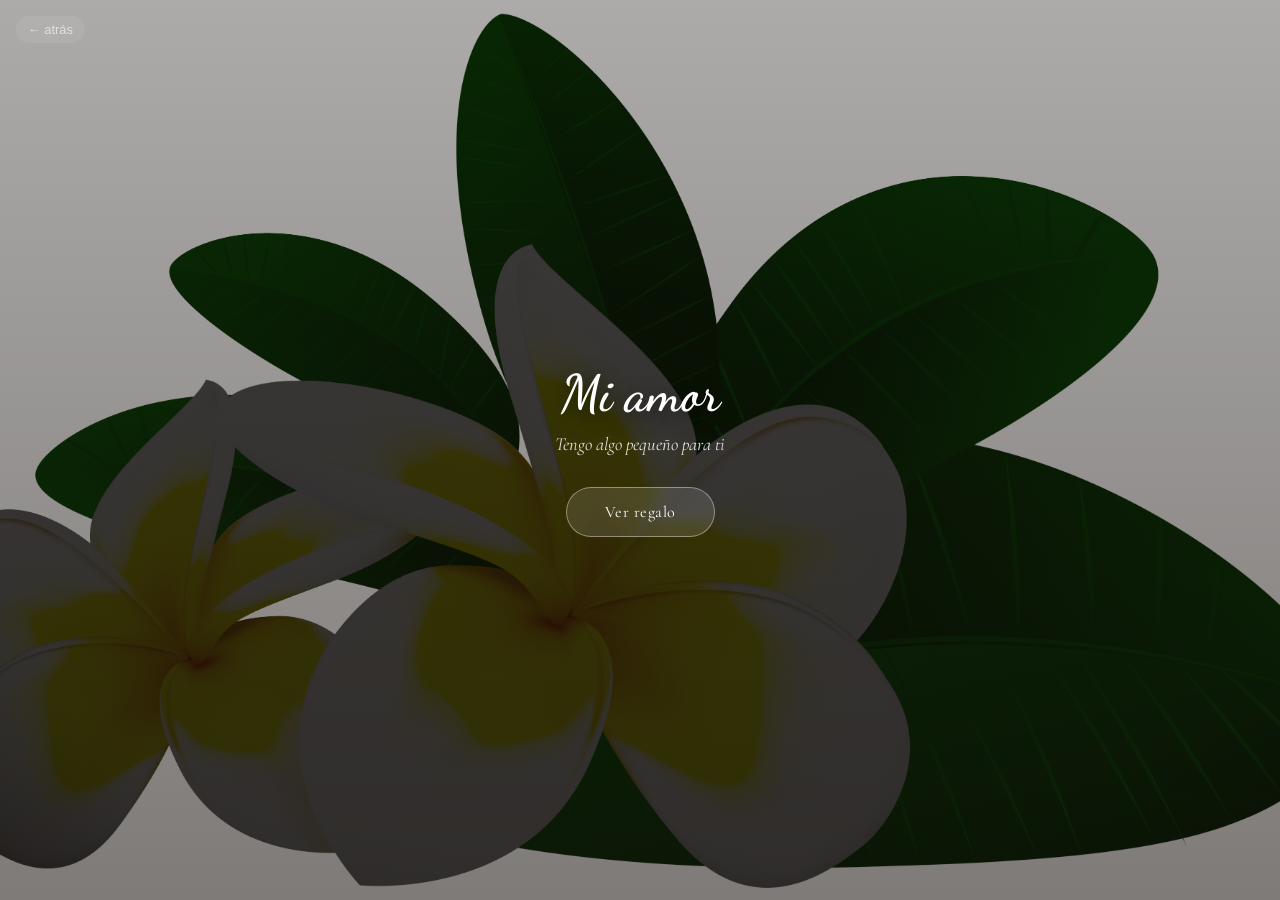
<file: flores/index.html>
<!DOCTYPE html>
<html lang="es">
<head>
<meta charset="UTF-8">
<meta name="viewport" content="width=device-width, initial-scale=1, viewport-fit=cover">
<title>Un regalo para ti</title>
<link rel="preconnect" href="https://fonts.googleapis.com">
<link rel="preconnect" href="https://fonts.gstatic.com" crossorigin>
<link href="https://fonts.googleapis.com/css2?family=Cormorant+Garamond:ital,wght@0,400;0,500;1,400&family=Dancing+Script:wght@600&display=swap" rel="stylesheet">
<link rel="icon" href="data:image/svg+xml,<svg xmlns=%22http://www.w3.org/2000/svg%22 viewBox=%220 0 16 16%22><text y=%2213%22 font-size=%2213%22>🌼</text></svg>">
<style>
  * { box-sizing: border-box; }
  html, body { height: 100%; margin: 0; }
  body {
    min-height: 100dvh;
    display: flex;
    align-items: center;
    justify-content: center;
    background: linear-gradient(rgba(20,14,10,0.35), rgba(20,14,10,0.55)),
                url('img/amar.png') center/cover no-repeat;
    font-family: 'Cormorant Garamond', Georgia, serif;
    padding: 2rem 1.25rem;
    padding-top: max(2rem, env(safe-area-inset-top));
    padding-bottom: max(2rem, env(safe-area-inset-bottom));
  }
  .card {
    text-align: center;
    max-width: 380px;
  }
  h1 {
    margin: 0;
    font-family: 'Dancing Script', cursive;
    font-weight: 600;
    font-size: clamp(2.2rem, 8vw, 3.2rem);
    color: #fff;
    text-shadow: 0 4px 20px rgba(0,0,0,0.5);
  }
  p {
    margin: 0.6rem 0 2rem;
    font-size: clamp(1rem, 3vw, 1.15rem);
    color: rgba(255,255,255,0.85);
    font-style: italic;
  }
  a.boton {
    display: inline-block;
    padding: 14px 38px;
    border-radius: 999px;
    background: rgba(255,255,255,0.12);
    border: 1px solid rgba(255,255,255,0.4);
    backdrop-filter: blur(6px);
    -webkit-backdrop-filter: blur(6px);
    color: #fff;
    text-decoration: none;
    font-size: 1rem;
    letter-spacing: 0.5px;
    transition: all 0.3s ease;
  }
  a.boton:hover {
    background: rgba(255,255,255,0.22);
    transform: translateY(-2px);
  }
  .volver-raiz {
    position: fixed;
    top: max(1rem, env(safe-area-inset-top));
    left: 1rem;
    font-family: sans-serif;
    font-size: 0.8rem;
    color: rgba(255,255,255,0.6);
    text-decoration: none;
    padding: 6px 12px;
    border-radius: 999px;
    background: rgba(255,255,255,0.08);
  }
  .volver-raiz:hover { color: #fff; }
</style>
</head>
<body>
  <a href="../" class="volver-raiz">← atrás</a>
  <div class="card">
    <h1>Mi amor</h1>
    <p>Tengo algo pequeño para ti</p>
    <a href="rosas.html" class="boton">Ver regalo</a>
  </div>
</body>
</html>
</file>
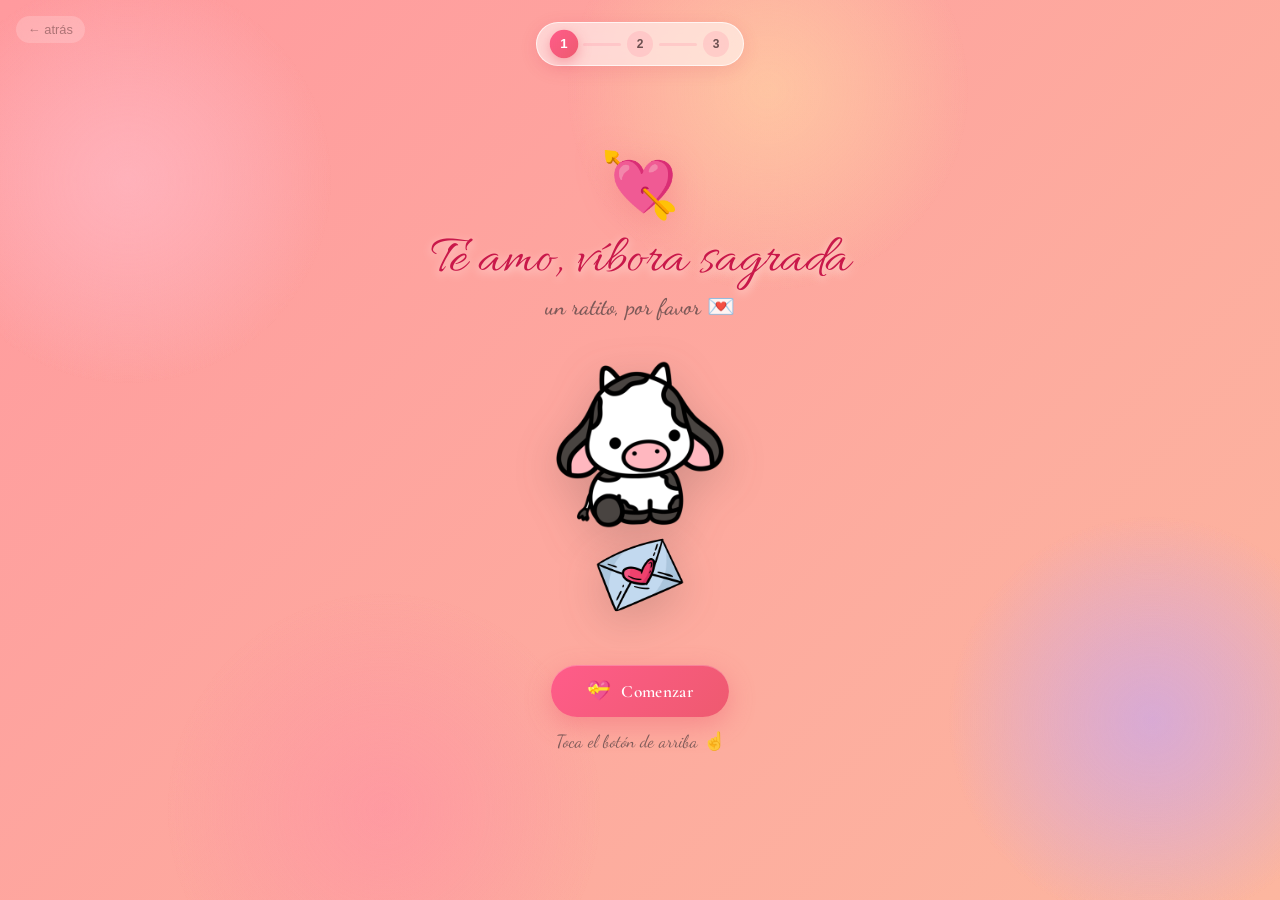
<file: paso_paso/index.html>
<!DOCTYPE html>
<html lang="es">

<head>
    <meta charset="UTF-8">
    <meta name="viewport" content="width=device-width, initial-scale=1.0">
    <title>Para ti, Lui 💘</title>
    <link rel="preconnect" href="https://fonts.googleapis.com">
    <link rel="preconnect" href="https://fonts.gstatic.com" crossorigin>
    <link href="https://fonts.googleapis.com/css2?family=Allura&family=Cormorant+Garamond:ital,wght@0,400;0,500;0,600;1,400&family=Dancing+Script:wght@600;700&display=swap" rel="stylesheet">
    <link rel="stylesheet" href="styles.css">
    <link rel="icon" href="data:image/svg+xml,<svg xmlns=%22http://www.w3.org/2000/svg%22 viewBox=%220 0 16 16%22><text y=%2213%22 font-size=%2213%22>💘</text></svg>">
</head>

<body>
    <!-- CORAZONES FLOTANTES DE FONDO -->
    <div class="hearts-bg" aria-hidden="true"></div>

    <input type="radio" name="step" id="step1" checked>
    <input type="radio" name="step" id="step2">
    <input type="radio" name="step" id="step3">

    <!-- BARRA DE PROGRESO -->
    <div class="progress-bar" aria-hidden="true">
        <div class="progress-step s1 active"><span>1</span></div>
        <div class="progress-line"></div>
        <div class="progress-step s2"><span>2</span></div>
        <div class="progress-line"></div>
        <div class="progress-step s3"><span>3</span></div>
    </div>

    <div class="container">
        <div class="content">

            <!-- ========== PASO 1 ========== -->
            <div class="screen screen-1">
                <div class="initial-message">
                    <span class="heart-big">💘</span>
                    <h1>Te amo, víbora sagrada</h1>
                    <p class="subtitle">un ratito, por favor 💌</p>
                </div>

                <div class="dibujo">
                    <div class="vaca float-anim">
                        <img style="width: 25vh;" src="img/imagen1.webp" alt="Dibujo para ti">
                    </div>
                    <div class="carta float-anim delay">
                        <img style="width: 14vh;" src="img/imagen2.webp" alt="Carta">
                    </div>
                </div>

                <label for="step2" class="boton pulse-btn">
                    <span class="btn-icon">💝</span>
                    <span class="btn-text">Comenzar</span>
                </label>

                <p class="tiny-hint">Toca el botón de arriba ☝️</p>
            </div>

            <!-- ========== PASO 2 ========== -->
            <div class="screen screen-2">
                <div class="intro-step2 fade-in">
                    <p class="lead-script">Preparé algo para ti...</p>
                </div>

                <div class="envelope-wrap">
                    <div class="envelope">
                        <div class="envelope-flap"></div>
                        <div class="envelope-body">
                            <div class="envelope-heart">💌</div>
                            <label for="step3" class="envelope-label">Toca para abrir</label>
                        </div>
                    </div>
                    <div class="envelope-shadow"></div>
                </div>

                <div class="nav-row">
                    <label for="step1" class="link-back">← volver</label>
                </div>
            </div>

            <!-- ========== PASO 3 - CARTA ABIERTA ========== -->
            <div class="screen screen-3">
                <div class="carta-real">
                    <div class="carta-top"></div>
                    <div class="carta-paper">
                        <div class="sello-corner top-left">✦</div>
                        <div class="sello-corner top-right">✦</div>

                        <h2 class="carta-saludo">Mi amor,</h2>

                        <div class="textoCarta" id="typewriter">
                            <p>Quiero empezar con algo simple, pero verdadero: gracias.</p>
                            <p>Gracias por estar en mi vida y por quedarte. No como alguien pasajero, sino como alguien que suma, que acompaña y que deja huella en mis días.</p>
                            <p>Gracias por todo lo que haces, incluso por esas cosas que tal vez no notas, pero que para mí significan mucho. Por tu tiempo, por tu atención, por tus mensajes, por tus fotos, por tus palabras y por tu forma de demostrar cariño.</p>
                            <p>Gracias por escucharme, por apoyarme cuando lo necesito y por estar incluso cuando no digo nada.</p>
                            <p>Desde que llegaste, mi vida se siente distinta.</p>
                            <p>Más tranquila, más sincera, más real. Contigo aprendí que el amor no siempre hace ruido, a veces se nota en los detalles, en la constancia, en el simple hecho de estar presente.</p>
                            <p>Y tú estás. De una forma bonita, genuina y honesta. Agradezco cada momento compartido, desde los más simples hasta los que se quedan grabados.</p>
                            <p>Agradezco nuestras conversaciones, las risas, los silencios cómodos y hasta los días complicados, porque incluso ahí eliges quedarte. Eso dice mucho de ti, y lo valoro más de lo que imaginas. Gracias por inspirarme a ser mejor, por motivarme sin imponer, por cuidarme a tu manera y por permitirme cuidarte también.</p>
                            <p>Me gusta pensar en todo lo que hemos vivido y en todo lo que aún podemos construir juntos, paso a paso, sin prisa pero con intención. No te escribo esto para prometer cosas imposibles, sino para decirte algo más importante: te elijo. Hoy, mañana y cada día que venga.</p>
                            <p>Elijo agradecerte, respetarte, apoyarte y compartir contigo lo que soy y lo que quiero llegar a ser. Gracias por ser tú. Gracias por existir en mi vida. Gracias por todo lo que das, incluso cuando no te das cuenta.</p>
                            <p class="cierre">Con todo mi cariño,<br>y con un corazón agradecido</p>
                        </div>

                        <div class="textoPd">
                            <span class="sparkles">✨</span>
                            Pd: Estoy muy orgulloso de ti ❤️❤️
                            <span class="sparkles">✨</span>
                        </div>

                        <div class="sello-corner bottom-left">✦</div>
                        <div class="sello-corner bottom-right">✦</div>
                    </div>
                </div>

                <div class="nav-row final">
                    <label for="step1" class="boton small ghost">
                        <span class="btn-icon">🔁</span>
                        <span class="btn-text">Volver al inicio</span>
                    </label>
                    <label for="step2" class="link-back">← ver el sobre</label>
                </div>
            </div>

        </div>
    </div>

    <!-- CONFETI (lo activa JS) -->
    <canvas id="confetti-canvas"></canvas>

    <a href="../" class="volver-raiz">← atrás</a>

    <script src="script.js"></script>
</body>
</html>
</file>
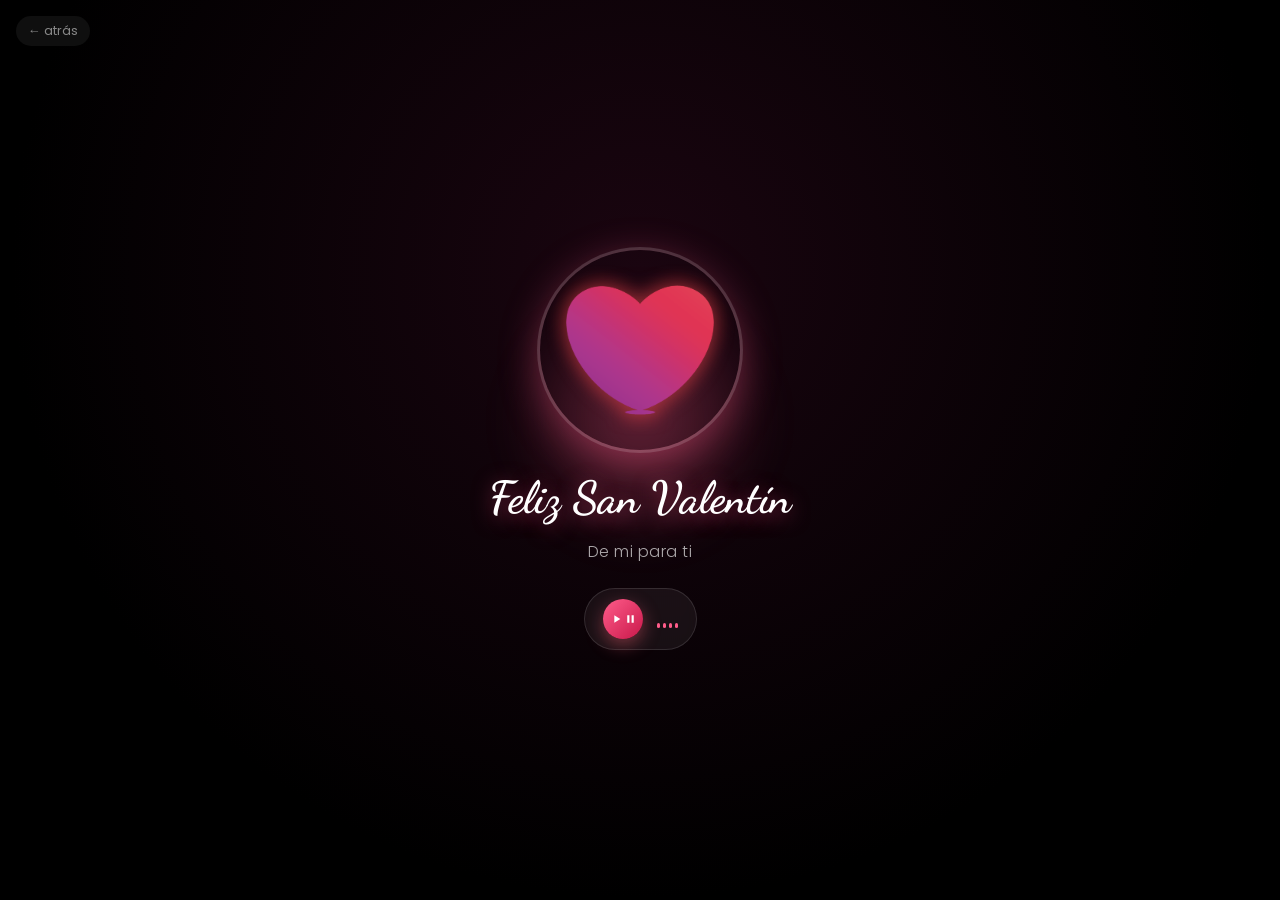
<file: valentin/index.html>
<!DOCTYPE html>
    <html lang="es">
        <head>
            <meta charset="UTF-8">
            <meta name="viewport" content="width=device-width, initial-scale=1, viewport-fit=cover">
            <title>Para ti, mi amor 💕</title>
            <meta name="description" content="Feliz San Valentín">
            <link rel="preconnect" href="https://fonts.googleapis.com">
            <link rel="preconnect" href="https://fonts.gstatic.com" crossorigin>
            <link href="https://fonts.googleapis.com/css2?family=Dancing+Script:wght@600;700&family=Poppins:wght@300;400;600&display=swap" rel="stylesheet">
            <link rel="stylesheet" href="styles.css">
            <link rel="icon" href="data:image/svg+xml,<svg xmlns=%22http://www.w3.org/2000/svg%22 viewBox=%220 0 16 16%22><text y=%2213%22 font-size=%2213%22>💕</text></svg>">
        </head>
        <body>
            <a href="../" class="volver-raiz">← atrás</a>
            <main class="corazon">
                <div class="glow" aria-hidden="true"></div>
                <img src="cora5.png" alt="Nuestra foto" class="flower-image zoom-animation">
                <h1 class="text-above">Feliz San Valentín</h1>
                <p class="text-below">De mi para ti</p>
                <div class="player">
                    <button class="play-btn" id="playBtn" aria-label="Reproducir canción">
                        <svg class="icon-play" viewBox="0 0 24 24" width="18" height="18"><path fill="currentColor" d="M8 5v14l11-7z"/></svg>
                        <svg class="icon-pause" viewBox="0 0 24 24" width="18" height="18" hidden><path fill="currentColor" d="M6 5h4v14H6zm8 0h4v14h-4z"/></svg>
                    </button>
                    <div class="bars" aria-hidden="true">
                        <span></span><span></span><span></span><span></span>
                    </div>
                    <audio id="cancion" src="cancion2.mp3" preload="metadata"></audio>
                </div>
            </main>
            <script>
                var btn = document.getElementById('playBtn');
                var audio = document.getElementById('cancion');
                var player = document.querySelector('.player');
                var playIcon = btn.querySelector('.icon-play');
                var pauseIcon = btn.querySelector('.icon-pause');

                btn.addEventListener('click', function () {
                    if (audio.paused) {
                    audio.play();
                    playIcon.hidden = true;
                    pauseIcon.hidden = false;
                    player.classList.add('playing');
                    } else {
                    audio.pause();
                    playIcon.hidden = false;
                    pauseIcon.hidden = true;
                    player.classList.remove('playing');
                    }
                });

                audio.addEventListener('ended', function () {
                    playIcon.hidden = false;
                    pauseIcon.hidden = true;
                    player.classList.remove('playing');
                });
            </script>
        </body>
    </html>
</file>
<file: paso_paso/styles.css>
/* =========================================================
   REGALO PARA LUI — ESTILOS MEJORADOS
   ========================================================= */

* {
    margin: 0;
    padding: 0;
    box-sizing: border-box;
}

:root {
    --rosa-1: #ffd1dc;
    --rosa-2: #ff8fa3;
    --rosa-3: #ff5c8a;
    --rosa-4: #ee5a6f;
    --rosa-oscuro: #c9184a;
    --violeta-1: #c9a7eb;
    --violeta-2: #8e7dbe;
    --crema: #fff8f0;
    --crema-2: #ffe9e9;
    --marron-texto: #4a3a3a;
    --marron-suave: #6b4f4f;
    --sombra: 0 10px 40px rgba(201, 24, 74, 0.18);
}

html,
body {
    min-height: 100vh;
}

body {
    display: flex;
    justify-content: center;
    align-items: center;
    background: linear-gradient(-45deg, #ffd6e0, #e0c3fc, #ffecd2, #fcb69f, #ff9a9e);
    background-size: 400% 400%;
    animation: gradientShift 18s ease infinite;
    font-family: 'Cormorant Garamond', 'Georgia', serif;
    overflow-x: hidden;
    position: relative;
    padding: 1rem;
}

input[type="radio"] {
    display: none;
}

/* =========================================================
   FONDO: degradado animado + corazones flotantes
   ========================================================= */
@keyframes gradientShift {
    0%   { background-position: 0% 50%; }
    50%  { background-position: 100% 50%; }
    100% { background-position: 0% 50%; }
}

.hearts-bg {
    position: fixed;
    inset: 0;
    pointer-events: none;
    overflow: hidden;
    z-index: 0;
}

.hearts-bg::before,
.hearts-bg::after {
    content: '';
    position: absolute;
    width: 100%;
    height: 100%;
    top: 0;
    left: 0;
    background-image:
        radial-gradient(circle at 10% 20%, rgba(255, 182, 193, 0.55) 0%, transparent 15%),
        radial-gradient(circle at 90% 80%, rgba(201, 167, 235, 0.45) 0%, transparent 15%),
        radial-gradient(circle at 60% 10%, rgba(255, 214, 165, 0.4) 0%, transparent 18%),
        radial-gradient(circle at 30% 90%, rgba(255, 143, 163, 0.35) 0%, transparent 18%);
}

.hearts-bg span {
    position: absolute;
    font-size: 1.6rem;
    opacity: 0;
    animation: heartFloat linear infinite;
    filter: drop-shadow(0 2px 6px rgba(238, 90, 111, 0.35));
}

@keyframes heartFloat {
    0%   { transform: translateY(10vh) scale(0.5) rotate(0deg); opacity: 0; }
    10%  { opacity: 0.85; }
    50%  { transform: translateY(-45vh) scale(1.1) rotate(12deg); }
    90%  { opacity: 0.7; }
    100% { transform: translateY(-115vh) scale(0.8) rotate(-10deg); opacity: 0; }
}

/* =========================================================
   BARRA DE PROGRESO
   ========================================================= */
.progress-bar {
    position: fixed;
    top: 22px;
    left: 50%;
    transform: translateX(-50%);
    display: flex;
    align-items: center;
    gap: 6px;
    z-index: 20;
    padding: 8px 14px;
    background: rgba(255, 255, 255, 0.55);
    backdrop-filter: blur(10px);
    -webkit-backdrop-filter: blur(10px);
    border-radius: 999px;
    box-shadow: 0 4px 18px rgba(201, 24, 74, 0.12);
    border: 1px solid rgba(255, 255, 255, 0.7);
}

.progress-step {
    width: 26px;
    height: 26px;
    border-radius: 50%;
    background: rgba(255, 143, 163, 0.25);
    display: flex;
    align-items: center;
    justify-content: center;
    font-size: 0.75rem;
    font-weight: 700;
    color: var(--marron-suave);
    font-family: 'Segoe UI', sans-serif;
    transition: all 0.4s ease;
}

.progress-step.active {
    background: linear-gradient(135deg, var(--rosa-3), var(--rosa-4));
    color: white;
    transform: scale(1.1);
    box-shadow: 0 4px 12px rgba(238, 90, 111, 0.45);
}

.progress-step.active span {
    animation: popHeart 0.5s ease-out;
}

@keyframes popHeart {
    0% { transform: scale(0.2); }
    70% { transform: scale(1.3); }
    100% { transform: scale(1); }
}

.progress-line {
    width: 38px;
    height: 3px;
    border-radius: 2px;
    background: rgba(255, 143, 163, 0.25);
}

/* =========================================================
   CONTENEDOR PRINCIPAL
   ========================================================= */
.container {
    width: 100%;
    max-width: 480px;
    min-height: 88vh;
    position: relative;
    z-index: 5;
    display: flex;
    align-items: center;
    justify-content: center;
}

.content {
    width: 100%;
    text-align: center;
    position: relative;
}

/* Cada "screen" se aparea con el step correspondiente */
.screen {
    width: 100%;
    display: none;
    flex-direction: column;
    align-items: center;
    animation: screenIn 0.7s cubic-bezier(0.34, 1.56, 0.64, 1);
}

@keyframes screenIn {
    from { opacity: 0; transform: translateY(18px) scale(0.97); }
    to   { opacity: 1; transform: translateY(0) scale(1); }
}

/* =========================================================
   SCREEN 1 — Inicio
   ========================================================= */
.initial-message {
    margin-bottom: 18px;
}

.heart-big {
    display: inline-block;
    font-size: clamp(2.8rem, 10vw, 4rem);
    animation: beat 1.6s ease-in-out infinite;
    filter: drop-shadow(0 6px 16px rgba(238, 90, 111, 0.35));
    margin-bottom: 8px;
}

@keyframes beat {
    0%, 100% { transform: scale(1); }
    25%      { transform: scale(1.12); }
    50%      { transform: scale(0.96); }
    75%      { transform: scale(1.08); }
}

.initial-message h1 {
    font-family: 'Allura', 'Dancing Script', cursive;
    font-weight: 400;
    font-size: clamp(2.4rem, 7.5vw, 3.4rem);
    line-height: 1;
    color: var(--rosa-oscuro);
    text-shadow: 0 3px 10px rgba(255, 255, 255, 0.65);
    animation: fadeInDown 0.9s ease-out 0.1s backwards;
}

.subtitle {
    margin-top: 6px;
    font-family: 'Dancing Script', cursive;
    font-size: clamp(1.1rem, 3.5vw, 1.4rem);
    color: var(--marron-suave);
    font-weight: 600;
    opacity: 0.88;
    animation: fadeInDown 0.9s ease-out 0.3s backwards;
}

/* Dibujo */
.dibujo {
    margin: 22px 0 10px;
    display: flex;
    flex-direction: column;
    align-items: center;
    gap: 8px;
    animation: fadeIn 1s ease-out 0.45s backwards;
}

.dibujo img {
    max-width: 75%;
    height: auto;
    filter: drop-shadow(0 12px 22px rgba(74, 58, 58, 0.22));
    transition: transform 0.4s ease;
}

.float-anim {
    animation: floatSoft 5s ease-in-out infinite;
}

.float-anim.delay {
    animation-delay: 0.6s;
    margin-top: -14px;
    margin-left: auto;
    margin-right: 22%;
    position: relative;
    z-index: 2;
}

@keyframes floatSoft {
    0%, 100% { transform: translateY(0) rotate(-1deg); }
    50%      { transform: translateY(-10px) rotate(1deg); }
}

.dibujo img:hover {
    transform: scale(1.06) rotate(-2deg);
}

/* Botón principal */
.boton {
    display: inline-flex;
    align-items: center;
    gap: 10px;
    margin-top: 28px;
    padding: 14px 36px;
    background: linear-gradient(135deg, var(--rosa-3), var(--rosa-4));
    color: white;
    border-radius: 999px;
    cursor: pointer;
    font-family: 'Segoe UI', 'Cormorant Garamond', sans-serif;
    font-size: 1.08rem;
    font-weight: 600;
    letter-spacing: 0.3px;
    box-shadow: 0 8px 26px rgba(238, 90, 111, 0.42),
                inset 0 1px 0 rgba(255, 255, 255, 0.25);
    border: none;
    transition: all 0.3s ease;
    animation: fadeIn 0.9s ease-out 0.7s backwards;
    -webkit-tap-highlight-color: transparent;
    user-select: none;
}

.boton:hover {
    transform: translateY(-3px) scale(1.02);
    box-shadow: 0 14px 34px rgba(238, 90, 111, 0.55),
                inset 0 1px 0 rgba(255, 255, 255, 0.3);
}

.boton:active {
    transform: translateY(0) scale(0.98);
}

.pulse-btn {
    animation: fadeIn 0.9s ease-out 0.7s backwards, softPulse 2s ease-in-out infinite;
}

@keyframes softPulse {
    0%, 100% { box-shadow: 0 8px 26px rgba(238, 90, 111, 0.42),
                          inset 0 1px 0 rgba(255, 255, 255, 0.25),
                          0 0 0 0 rgba(238, 90, 111, 0.4); }
    50%      { box-shadow: 0 8px 26px rgba(238, 90, 111, 0.42),
                          inset 0 1px 0 rgba(255, 255, 255, 0.25),
                          0 0 0 14px rgba(238, 90, 111, 0); }
}

.btn-icon { font-size: 1.2rem; }

.boton.small {
    padding: 10px 22px;
    font-size: 0.95rem;
    margin-top: 18px;
}

.boton.ghost {
    background: rgba(255, 255, 255, 0.75);
    color: var(--rosa-oscuro);
    backdrop-filter: blur(8px);
    -webkit-backdrop-filter: blur(8px);
    box-shadow: 0 6px 20px rgba(201, 24, 74, 0.15);
    border: 1.5px solid rgba(238, 90, 111, 0.35);
}

.boton.ghost:hover {
    background: rgba(255, 255, 255, 0.95);
    box-shadow: 0 10px 26px rgba(201, 24, 74, 0.25);
}

.tiny-hint {
    margin-top: 14px;
    font-family: 'Dancing Script', cursive;
    font-size: 1.1rem;
    color: var(--marron-suave);
    opacity: 0.85;
    animation: fadeIn 1s ease-out 0.9s backwards;
}

/* =========================================================
   SCREEN 2 — Sobre con animación 3D
   ========================================================= */
.intro-step2 {
    margin-bottom: 26px;
}

.lead-script {
    font-family: 'Allura', cursive;
    font-size: clamp(2rem, 6.5vw, 2.8rem);
    color: var(--rosa-oscuro);
    line-height: 1.05;
    text-shadow: 0 2px 8px rgba(255, 255, 255, 0.6);
}

.fade-in {
    animation: fadeInDown 0.8s ease-out 0.1s backwards;
}

.envelope-wrap {
    perspective: 1200px;
    width: 100%;
    display: flex;
    flex-direction: column;
    align-items: center;
    animation: fadeIn 1s ease-out 0.3s backwards;
}

.envelope {
    width: min(82%, 330px);
    aspect-ratio: 6 / 4;
    position: relative;
    transform-style: preserve-3d;
    cursor: pointer;
    transition: transform 0.4s ease;
}

.envelope:hover {
    transform: translateY(-6px) rotate(-1deg);
}

.envelope-body {
    position: absolute;
    inset: 0;
    background: linear-gradient(145deg, #ffd1dc 0%, #ff9eb5 60%, #ff758f 100%);
    border-radius: 8px;
    box-shadow: 0 18px 44px rgba(201, 24, 74, 0.35),
                inset 0 2px 0 rgba(255, 255, 255, 0.3);
    display: flex;
    flex-direction: column;
    align-items: center;
    justify-content: center;
    gap: 10px;
    z-index: 1;
}

.envelope-body::before,
.envelope-body::after {
    content: '';
    position: absolute;
    inset: 0;
    border: 2px dashed rgba(255, 255, 255, 0.45);
    border-radius: 6px;
    margin: 8px;
    pointer-events: none;
}

.envelope-heart {
    font-size: clamp(3.2rem, 11vw, 4.4rem);
    filter: drop-shadow(0 4px 10px rgba(201, 24, 74, 0.35));
    animation: beat 1.6s ease-in-out infinite;
}

.envelope-label {
    font-family: 'Dancing Script', cursive;
    font-size: clamp(1.05rem, 3.2vw, 1.25rem);
    color: white;
    font-weight: 700;
    text-shadow: 0 2px 6px rgba(201, 24, 74, 0.35);
    background: rgba(201, 24, 74, 0.25);
    padding: 6px 18px;
    border-radius: 999px;
    backdrop-filter: blur(4px);
    -webkit-backdrop-filter: blur(4px);
    cursor: pointer;
    border: 1px solid rgba(255, 255, 255, 0.4);
    transition: all 0.3s ease;
    user-select: none;
    -webkit-tap-highlight-color: transparent;
}

.envelope-label:hover {
    background: rgba(201, 24, 74, 0.4);
    transform: scale(1.04);
}

/* solapa del sobre */
.envelope-flap {
    position: absolute;
    top: 0;
    left: 0;
    width: 100%;
    height: 55%;
    background: linear-gradient(160deg, #ffb3c6 0%, #ff85a1 100%);
    clip-path: polygon(0 0, 50% 95%, 100% 0);
    border-radius: 8px 8px 0 0;
    transform-origin: top center;
    transform: rotateX(0deg);
    z-index: 3;
    animation: flapBounce 2.8s ease-in-out infinite;
    box-shadow: 0 -4px 16px rgba(201, 24, 74, 0.18);
}

@keyframes flapBounce {
    0%, 100% { transform: rotateX(0deg); }
    50%      { transform: rotateX(-18deg); }
}

.envelope-shadow {
    margin-top: 18px;
    width: 55%;
    height: 12px;
    background: radial-gradient(ellipse at center, rgba(74, 58, 58, 0.35) 0%, transparent 70%);
    filter: blur(4px);
}

/* =========================================================
   SCREEN 3 — Carta abierta
   ========================================================= */
.carta-real {
    width: 100%;
    position: relative;
    animation: cartaOpen 0.9s cubic-bezier(0.34, 1.56, 0.64, 1);
}

@keyframes cartaOpen {
    from { opacity: 0; transform: rotateX(-80deg) translateY(40px) scale(0.8); }
    to   { opacity: 1; transform: rotateX(0) translateY(0) scale(1); }
}

.carta-top {
    width: 94%;
    margin: 0 auto -8px;
    height: 22px;
    background: linear-gradient(180deg, #fff3e6 0%, #ffe4d6 100%);
    border-radius: 12px 12px 0 0;
    box-shadow: 0 -6px 16px rgba(74, 58, 58, 0.08);
    border-top: 1px solid rgba(255, 255, 255, 0.6);
    position: relative;
    z-index: 2;
}

.carta-paper {
    position: relative;
    background:
        repeating-linear-gradient(
            to bottom,
            transparent 0px,
            transparent 34px,
            rgba(255, 143, 163, 0.12) 34px,
            rgba(255, 143, 163, 0.12) 35px
        ),
        linear-gradient(145deg, #fffaf4 0%, #ffeae0 100%);
    border-radius: 14px;
    padding: 32px 28px 28px;
    max-height: 65vh;
    overflow-y: auto;
    box-shadow:
        0 20px 56px rgba(74, 58, 58, 0.18),
        inset 0 1px 0 rgba(255, 255, 255, 0.85);
    border: 1px solid rgba(255, 209, 220, 0.6);
}

.carta-paper::-webkit-scrollbar { width: 9px; }
.carta-paper::-webkit-scrollbar-track {
    background: rgba(255, 209, 220, 0.2);
    border-radius: 10px;
}
.carta-paper::-webkit-scrollbar-thumb {
    background: linear-gradient(135deg, var(--rosa-2), var(--rosa-4));
    border-radius: 10px;
    border: 2px solid rgba(255, 255, 255, 0.5);
}
.carta-paper::-webkit-scrollbar-thumb:hover {
    background: linear-gradient(135deg, var(--rosa-3), var(--rosa-oscuro));
}

.sello-corner {
    position: absolute;
    font-size: 1.2rem;
    color: var(--rosa-3);
    opacity: 0.65;
}
.sello-corner.top-left    { top: 10px; left: 12px; transform: rotate(-20deg); }
.sello-corner.top-right   { top: 10px; right: 12px; transform: rotate(20deg); }
.sello-corner.bottom-left { bottom: 10px; left: 12px; transform: rotate(20deg); }
.sello-corner.bottom-right{ bottom: 10px; right: 12px; transform: rotate(-20deg); }

.carta-saludo {
    font-family: 'Allura', cursive;
    font-weight: 400;
    font-size: clamp(2.2rem, 6.5vw, 3rem);
    color: var(--rosa-oscuro);
    text-align: left;
    line-height: 1;
    margin-bottom: 14px;
    padding-bottom: 8px;
    border-bottom: 1.5px dashed rgba(238, 90, 111, 0.3);
    animation: fadeInDown 0.8s ease-out 0.1s backwards;
}

/* Texto carta (typewriter-ish: cada párrafo se revela) */
.textoCarta {
    font-size: clamp(1rem, 2.8vw, 1.1rem);
    line-height: 1.95;
    text-align: left;
    color: var(--marron-texto);
    font-family: 'Cormorant Garamond', Georgia, serif;
    letter-spacing: 0.25px;
    position: relative;
    z-index: 1;
}

.textoCarta p {
    margin: 0 0 16px;
    opacity: 0;
    transform: translateY(10px);
    animation: revealLine 0.65s ease forwards;
}

.textoCarta p:nth-child(1) { animation-delay: 0.20s; }
.textoCarta p:nth-child(2) { animation-delay: 0.42s; }
.textoCarta p:nth-child(3) { animation-delay: 0.64s; }
.textoCarta p:nth-child(4) { animation-delay: 0.86s; }
.textoCarta p:nth-child(5) { animation-delay: 1.08s; }
.textoCarta p:nth-child(6) { animation-delay: 1.30s; }
.textoCarta p:nth-child(7) { animation-delay: 1.52s; }
.textoCarta p:nth-child(8) { animation-delay: 1.74s; }
.textoCarta p:nth-child(9) { animation-delay: 1.96s; }
.textoCarta p:nth-child(10){ animation-delay: 2.18s; }
.textoCarta p.cierre    { animation-delay: 2.40s; }

@keyframes revealLine {
    to { opacity: 1; transform: translateY(0); }
}

.textoCarta p.cierre {
    font-family: 'Allura', cursive;
    font-size: clamp(1.5rem, 4.8vw, 2rem);
    text-align: right;
    color: var(--rosa-oscuro);
    margin-top: 18px;
    line-height: 1.25;
}

/* P.D. */
.textoPd {
    margin-top: 18px;
    padding: 14px 16px;
    font-weight: 600;
    text-align: center;
    font-size: 1.15rem;
    font-family: 'Dancing Script', cursive;
    background: linear-gradient(135deg, var(--rosa-3), var(--rosa-4));
    -webkit-background-clip: text;
    -webkit-text-fill-color: transparent;
    background-clip: text;
    position: relative;
    animation: glow 2.2s ease-in-out infinite alternate, revealLine 0.6s ease 2.6s forwards;
    opacity: 0;
}

@keyframes glow {
    from { filter: drop-shadow(0 0 5px rgba(255, 107, 107, 0.25)); }
    to   { filter: drop-shadow(0 0 14px rgba(255, 107, 107, 0.6)); }
}

.sparkles {
    -webkit-text-fill-color: initial;
    display: inline-block;
    animation: spinSparkle 3s linear infinite;
}

@keyframes spinSparkle {
    0%, 100% { transform: scale(1) rotate(0deg); }
    50%      { transform: scale(1.25) rotate(180deg); }
}

/* =========================================================
   NAV ROW / VOLVER
   ========================================================= */
.nav-row {
    margin-top: 22px;
    width: 100%;
    display: flex;
    align-items: center;
    justify-content: center;
    gap: 14px;
    flex-wrap: wrap;
    animation: fadeIn 0.9s ease-out 0.5s backwards;
}

.nav-row.final {
    flex-direction: column;
}

.link-back {
    font-family: 'Segoe UI', sans-serif;
    font-size: 0.88rem;
    color: var(--marron-suave);
    opacity: 0.75;
    text-decoration: none;
    cursor: pointer;
    padding: 6px 14px;
    border-radius: 999px;
    transition: all 0.3s ease;
    user-select: none;
    -webkit-tap-highlight-color: transparent;
}

.link-back:hover {
    opacity: 1;
    background: rgba(255, 255, 255, 0.55);
    color: var(--rosa-oscuro);
}

.volver-raiz {
    position: fixed;
    top: 1rem;
    left: 1rem;
    z-index: 30;
    font-family: 'Segoe UI', sans-serif;
    font-size: 0.8rem;
    color: var(--marron-suave);
    opacity: 0.55;
    text-decoration: none;
    padding: 6px 12px;
    border-radius: 999px;
    background: rgba(255, 255, 255, 0.35);
    backdrop-filter: blur(6px);
    -webkit-backdrop-filter: blur(6px);
    transition: all 0.3s ease;
}

.volver-raiz:hover {
    opacity: 1;
    color: var(--rosa-oscuro);
    background: rgba(255, 255, 255, 0.7);
}

/* =========================================================
   STEP LOGIC — show/hide screens + progress bar
   ========================================================= */
#step1:checked ~ .container .screen-1 { display: flex; }
#step2:checked ~ .container .screen-2 { display: flex; }
#step3:checked ~ .container .screen-3 { display: flex; }

/* progress bar */
#step1:checked ~ .progress-bar .s1 { --on: 1; }
#step2:checked ~ .progress-bar .s2 { --on: 1; }
#step3:checked ~ .progress-bar .s3 { --on: 1; }

/* usar clases active mejor, JS lo maneja por nosotros pero fallback por CSS también */
#step1:checked ~ .progress-bar .s1 { background: linear-gradient(135deg, var(--rosa-3), var(--rosa-4)); color: #fff; transform: scale(1.1); box-shadow: 0 4px 12px rgba(238, 90, 111, 0.45); }
#step2:checked ~ .progress-bar .s2 { background: linear-gradient(135deg, var(--rosa-3), var(--rosa-4)); color: #fff; transform: scale(1.1); box-shadow: 0 4px 12px rgba(238, 90, 111, 0.45); }
#step3:checked ~ .progress-bar .s3 { background: linear-gradient(135deg, var(--rosa-3), var(--rosa-4)); color: #fff; transform: scale(1.1); box-shadow: 0 4px 12px rgba(238, 90, 111, 0.45); }

/* =========================================================
   CONFETI CANVAS
   ========================================================= */
#confetti-canvas {
    position: fixed;
    inset: 0;
    pointer-events: none;
    z-index: 40;
}

/* =========================================================
   ANIMACIONES GENÉRICAS
   ========================================================= */
@keyframes fadeIn {
    from { opacity: 0; }
    to   { opacity: 1; }
}

@keyframes fadeInDown {
    from { opacity: 0; transform: translateY(-18px); }
    to   { opacity: 1; transform: translateY(0); }
}

/* =========================================================
   RESPONSIVE
   ========================================================= */
@media (max-width: 480px) {
    body {
        padding: 0.5rem;
    }

    .progress-bar {
        top: 14px;
        padding: 6px 10px;
        gap: 4px;
    }

    .progress-step { width: 22px; height: 22px; font-size: 0.65rem; }
    .progress-line { width: 28px; }

    .container {
        min-height: 86vh;
        max-width: 100%;
        padding-top: 60px;
    }

    .boton {
        padding: 12px 30px;
        font-size: 1rem;
    }

    .boton.small {
        padding: 9px 20px;
        font-size: 0.9rem;
    }

    .carta-paper {
        padding: 26px 20px 22px;
        max-height: 62vh;
    }

    .carta-saludo {
        margin-bottom: 10px;
    }

    .textoCarta {
        font-size: 0.98rem;
        line-height: 1.85;
    }

    .textoPd {
        font-size: 1.05rem;
    }

    .envelope {
        width: 88%;
    }

    .volver-raiz {
        top: auto;
        bottom: 0.75rem;
        left: 50%;
        transform: translateX(-50%);
    }
}

@media (max-height: 680px) and (max-width: 600px) {
    .container { padding-top: 70px; }
    .carta-paper { max-height: 58vh; }
}

/* =========================================================
   REDUCE MOTION (accesibilidad)
   ========================================================= */
@media (prefers-reduced-motion: reduce) {
    *, *::before, *::after {
        animation-duration: 0.01ms !important;
        animation-iteration-count: 1 !important;
        transition-duration: 0.01ms !important;
    }
}
</file>
<file: valentin/styles.css>
* { box-sizing: border-box; }

:root {
  --rosa-3: #ff5c8a;
  --rosa-4: #ee5a6f;
  --rosa-oscuro: #c9184a;
}

html, body {
  height: 100%;
}

body {
  margin: 0;
  min-height: 100dvh;
  background: radial-gradient(circle at 50% 30%, #1a0510 0%, #000 70%);
  display: flex;
  align-items: center;
  justify-content: center;
  font-family: 'Poppins', sans-serif;
  padding: 2rem 1.25rem;
  padding-top: max(2rem, env(safe-area-inset-top));
  padding-bottom: max(2rem, env(safe-area-inset-bottom));
  overflow-x: hidden;
}

.corazon {
  position: relative;
  width: 100%;
  max-width: 360px;
  display: flex;
  flex-direction: column;
  align-items: center;
  gap: 0.9rem;
  text-align: center;
}

.glow {
  position: absolute;
  top: 10%;
  width: 260px;
  height: 260px;
  background: radial-gradient(circle, rgba(255, 92, 138, 0.35) 0%, transparent 70%);
  filter: blur(20px);
  z-index: 0;
}

.flower-image {
  position: relative;
  z-index: 1;
  width: clamp(140px, 45vw, 200px);
  aspect-ratio: 1 / 1;
  object-fit: cover;
  border-radius: 50%;
  box-shadow: 0 0 0 3px rgba(255, 255, 255, 0.15), 0 10px 40px rgba(255, 92, 138, 0.4);
}

.zoom-animation {
  animation: pulsate 2.4s ease-in-out infinite;
}

@keyframes pulsate {
  0%, 100% { transform: scale(1); }
  50%      { transform: scale(1.05); }
}

.text-above {
  position: relative;
  z-index: 1;
  margin: 0.4rem 0 0;
  font-family: 'Dancing Script', cursive;
  font-weight: 700;
  font-size: clamp(2rem, 8vw, 2.8rem);
  color: #fff;
  text-shadow: 0 4px 20px rgba(255, 92, 138, 0.5);
}

.text-below {
  position: relative;
  z-index: 1;
  margin: 0;
  font-size: 1rem;
  letter-spacing: 0.5px;
  color: rgba(255, 255, 255, 0.65);
  font-weight: 300;
}

/* Reproductor */
.player {
  position: relative;
  z-index: 1;
  margin-top: 0.6rem;
  display: flex;
  align-items: center;
  gap: 14px;
  padding: 10px 18px;
  border-radius: 999px;
  background: rgba(255, 255, 255, 0.06);
  border: 1px solid rgba(255, 255, 255, 0.12);
  backdrop-filter: blur(6px);
  -webkit-backdrop-filter: blur(6px);
}

.play-btn {
  width: 40px;
  height: 40px;
  flex-shrink: 0;
  border: none;
  border-radius: 50%;
  background: linear-gradient(135deg, var(--rosa-3), var(--rosa-oscuro));
  color: #fff;
  display: flex;
  align-items: center;
  justify-content: center;
  cursor: pointer;
  box-shadow: 0 6px 18px rgba(238, 90, 111, 0.45);
  transition: transform 0.2s ease;
}

.play-btn:active { transform: scale(0.92); }
.play-btn svg { margin-left: 1px; }

.bars {
  display: flex;
  align-items: flex-end;
  gap: 3px;
  height: 18px;
}

.bars span {
  width: 3px;
  height: 30%;
  border-radius: 2px;
  background: var(--rosa-3);
  animation: bar 1s ease-in-out infinite;
  animation-play-state: paused;
}

.player.playing .bars span { animation-play-state: running; }

.bars span:nth-child(1) { animation-delay: 0s; }
.bars span:nth-child(2) { animation-delay: 0.15s; }
.bars span:nth-child(3) { animation-delay: 0.3s; }
.bars span:nth-child(4) { animation-delay: 0.45s; }

@keyframes bar {
  0%, 100% { height: 20%; }
  50%      { height: 100%; }
}

.volver-raiz {
  position: fixed;
  top: max(1rem, env(safe-area-inset-top));
  left: 1rem;
  z-index: 10;
  font-size: 0.8rem;
  color: rgba(255, 255, 255, 0.5);
  text-decoration: none;
  padding: 6px 12px;
  border-radius: 999px;
  background: rgba(255, 255, 255, 0.06);
  transition: all 0.3s ease;
}

.volver-raiz:hover {
  color: #fff;
  background: rgba(255, 255, 255, 0.15);
}

@media (prefers-reduced-motion: reduce) {
  *, *::before, *::after {
    animation-duration: 0.01ms !important;
    animation-iteration-count: 1 !important;
  }
}
</file>
